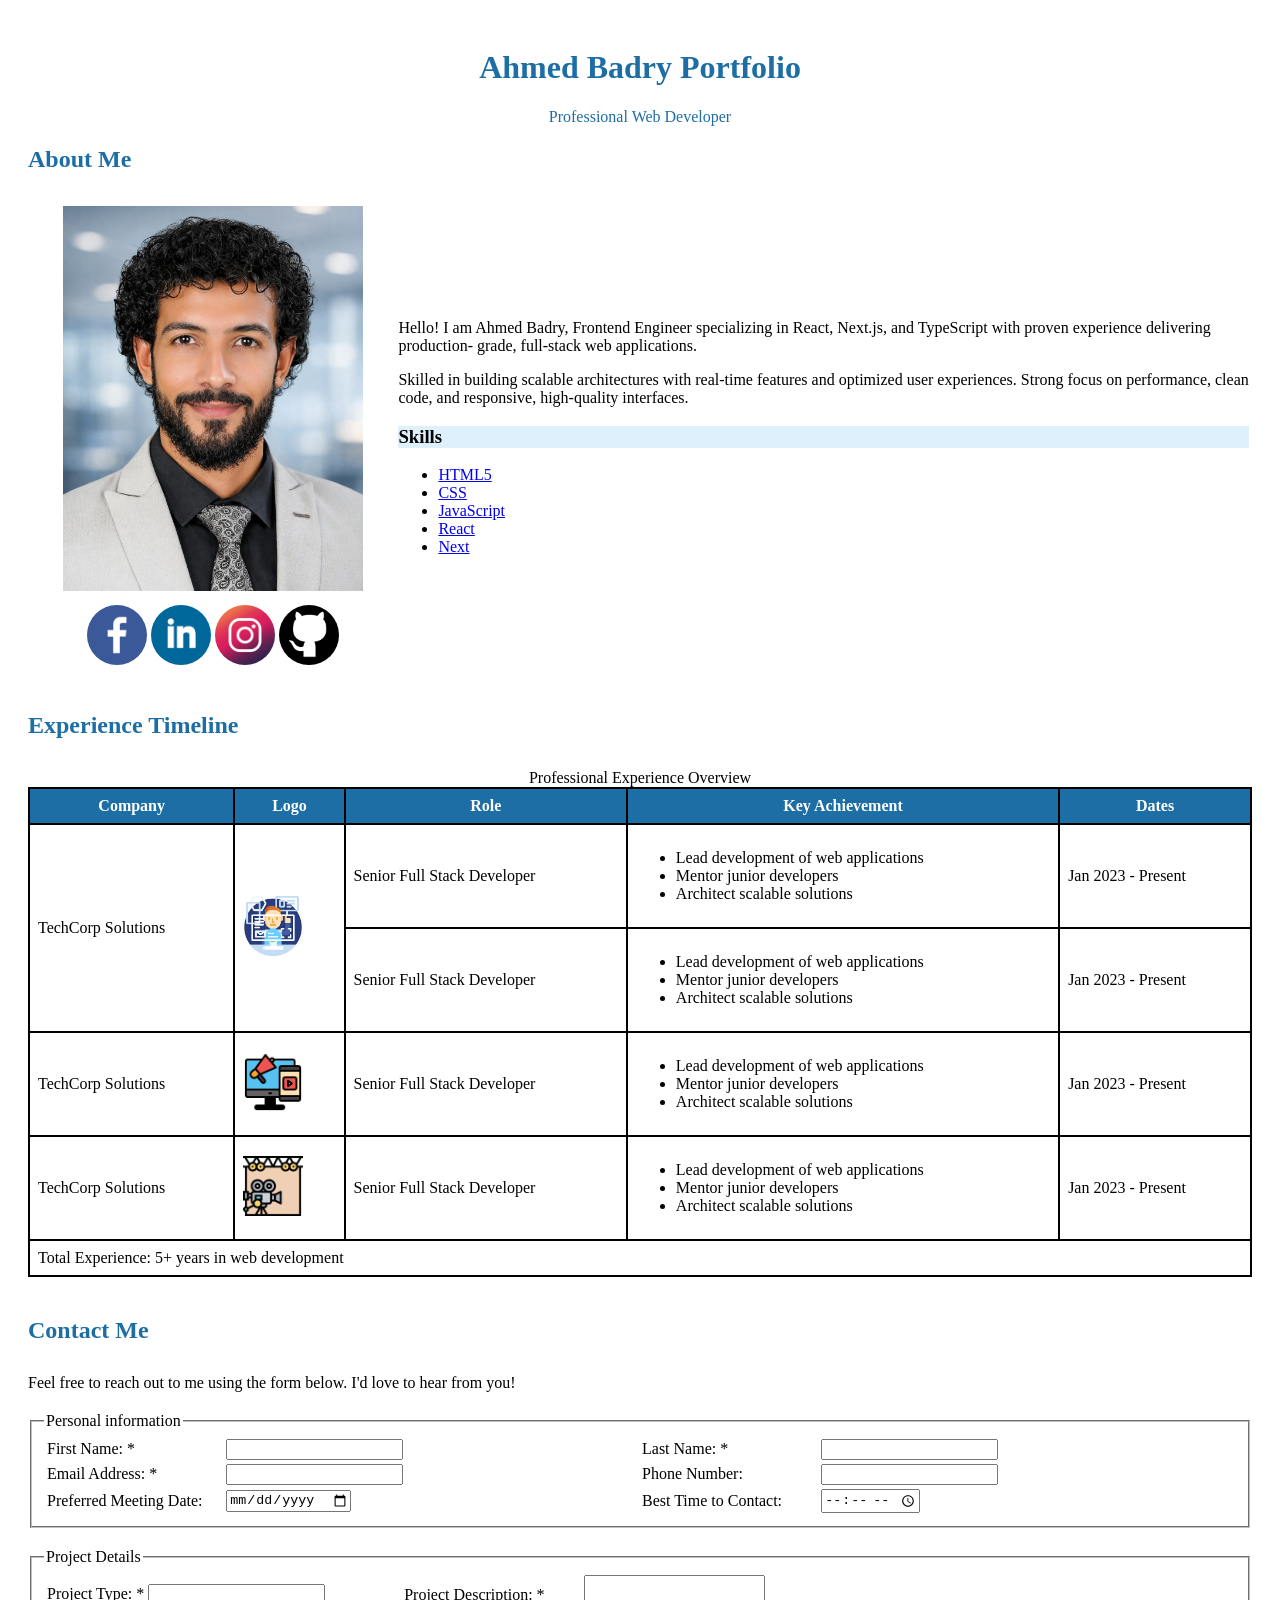
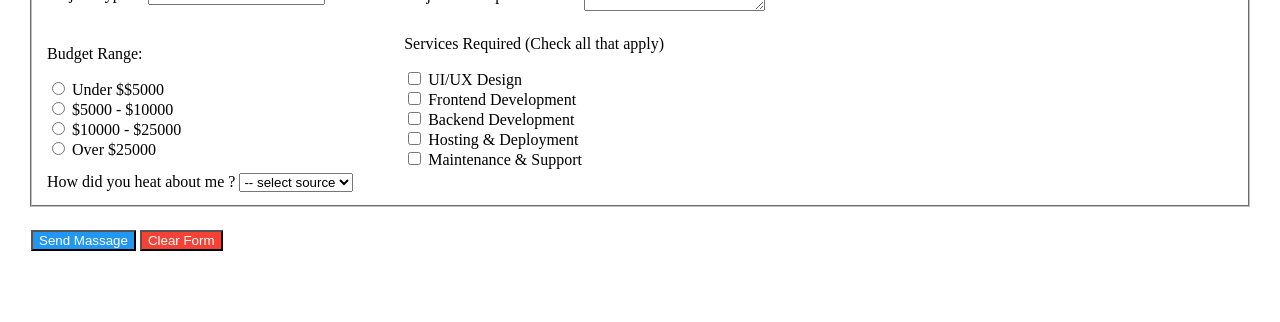
<file: Assignment_01/index.html>
<!DOCTYPE html>
<html lang="en">

<head>
    <meta charset="UTF-8">
    <meta name="viewport" content="width=device-width, initial-scale=1.0">
    <title>My portfolio AB</title>
    <style>
        body {
            padding: 20px;
        }

        section {
            margin-bottom: 40px;
        }

        table.expTable {
            border-collapse: collapse;
        }

        table.expTable td,
        th {
            border: 2px solid black;
            padding: 8px;
        }

        fieldset {
            margin-top: 20px;
        }
    </style>
</head>

<body>

    <!-- portfolio header -->
    <header style="text-align: center; color: #1C6EA4;">
        <h1>Ahmed Badry Portfolio</h1>
        <p>Professional Web Developer</p>
    </header>

    <!-- portfolio about -->
    <section>
        <h2 style="color: #1C6EA4; margin-bottom: 30px;">About Me</h2>
        <table width="100%">
            <tbody>
                <tr>
                    <!-- lift side col -->
                    <td align="center" width="30%">
                        <img src="./imgs/Portfolio-img-2.png" alt="My Portfolio Image" width="300">
                        <br>
                        <!-- social icons -->
                        <div style="margin-top: 10px;">
                            <span><img src="./imgs/facebook.png" alt="facebook icon" width="60" height="60"
                                    style="border-radius: 50%;"></span>
                            <span><img src="./imgs/linkedIn.png" alt="linkedIn icon" width="60" height="60"
                                    style="border-radius: 50%;"></span>
                            <span><img src="./imgs/instagram.jpg" alt="instagram icon" width="60" height="60"
                                    style="border-radius: 50%;"></span>
                            <span><img src="./imgs/github.png" alt="github icon" width="60" height="60"
                                    style="border-radius: 50%;"></span>
                        </div>
                    </td>
                    <!-- right side col -->
                    <td>
                        <!-- about me paragraph -->
                        <div>
                            <p>
                                Hello! I am Ahmed Badry, Frontend Engineer specializing in React, Next.js, and
                                TypeScript with proven experience delivering production-
                                grade, full-stack web applications.
                            </p>
                            <p>
                                Skilled in building scalable architectures with real-time features and optimized
                                user experiences. Strong focus on performance, clean code, and responsive, high-quality
                                interfaces.
                            </p>
                        </div>
                        <!-- skills -->
                        <div>
                            <h3 style="background-color: #DEF0FC;"><b>Skills</b></h3>
                            <ul>
                                <li><a href="#">HTML5</a></li>
                                <li><a href="#">CSS</a></li>
                                <li><a href="#">JavaScript</a></li>
                                <li><a href="#">React</a></li>
                                <li><a href="#">Next</a></li>
                            </ul>
                        </div>
                    </td>
                </tr>
            </tbody>
        </table>
    </section>

    <!-- portfolio experience timeline -->
    <section>
        <h2 style="color: #1C6EA4; margin-bottom: 30px;">Experience Timeline</h2>
        <table class="expTable" width="100%">
            <caption>Professional Experience Overview</caption>
            <thead style=" background-color: #1C6EA4; color: white;">
                <tr>
                    <th>Company</th>
                    <th>Logo</th>
                    <th>Role</th>
                    <th>Key Achievement</th>
                    <th>Dates</th>
                </tr>
            </thead>
            <tbody>
                <tr>
                    <td rowspan="2">TechCorp Solutions</td>
                    <td rowspan="2"><img src="./imgs/logo-1.jpg" alt="logo" width="60"></td>
                    <td>Senior Full Stack Developer</td>
                    <td>
                        <ul>
                            <li>Lead development of web applications</li>
                            <li>Mentor junior developers</li>
                            <li>Architect scalable solutions</li>
                        </ul>
                    </td>
                    <td>Jan 2023 - Present</td>
                </tr>
                <tr>
                    <td>Senior Full Stack Developer</td>
                    <td>
                        <ul>
                            <li>Lead development of web applications</li>
                            <li>Mentor junior developers</li>
                            <li>Architect scalable solutions</li>
                        </ul>
                    </td>
                    <td>Jan 2023 - Present</td>
                </tr>
                <tr>
                    <td>TechCorp Solutions</td>
                    <td><img src="./imgs/logo-2.png" alt="logo" width="60"></td>
                    <td>Senior Full Stack Developer</td>
                    <td>
                        <ul>
                            <li>Lead development of web applications</li>
                            <li>Mentor junior developers</li>
                            <li>Architect scalable solutions</li>
                        </ul>
                    </td>
                    <td>Jan 2023 - Present</td>
                </tr>
                <tr>
                    <td>TechCorp Solutions</td>
                    <td><img src="./imgs/logo-3.png" alt="logo" width="60"></td>
                    <td>Senior Full Stack Developer</td>
                    <td>
                        <ul>
                            <li>Lead development of web applications</li>
                            <li>Mentor junior developers</li>
                            <li>Architect scalable solutions</li>
                        </ul>
                    </td>
                    <td>Jan 2023 - Present</td>
                </tr>
            </tbody>
            <tfoot>
                <tr>
                    <td colspan="5">Total Experience: 5+ years in web development</td>
                </tr>
            </tfoot>
        </table>
    </section>

    <!-- portfolio contact me -->
    <section>
        <h2 style="color: #1C6EA4; margin-bottom: 30px;">Contact Me</h2>
        <p>Feel free to reach out to me using the form below. I'd love to hear from you!</p>

        <form method="post">
            <!-- personal information -->
            <fieldset>
                <legend>Personal information</legend>
                <table width="100%">
                    <tbody>
                        <tr>
                            <td width="15%"><label for="fName">First Name: *</label></td>
                            <td><input type="text" name="fName" id="fName" required></td>
                            <td width="15%"><label for="lName">Last Name: *</label></td>
                            <td><input type="text" name="lName" id="lName" required></td>
                        </tr>
                        <tr>
                            <td><label for="email">Email Address: *</label></td>
                            <td><input type="email" name="email" id="email" required></td>
                            <td><label for="phoneNumber">Phone Number: </label></td>
                            <td><input type="tel" name="phoneNumber" id="phoneNumber"></td>
                        </tr>
                        <tr>
                            <td><label for="preferredMeetingDate">Preferred Meeting Date:</label></td>
                            <td><input type="date" name="preferredMeetingDate" id="preferredMeetingDate"></td>
                            <td><label for="bestTimeToContact">Best Time to Contact: </label></td>
                            <td><input type="time" name="bestTimeToContact" id="bestTimeToContact"></td>
                        </tr>
                    </tbody>
                </table>
            </fieldset>

            <!-- Project Details -->
            <fieldset>
                <legend>Project Details</legend>
                <table width="100%">
                    <tbody>
                        <tr>
                            <td width="30%">
                                <label for="projectType">Project Type: *</label>
                                <input type="text" name="projectType" id="projectType" required>
                            </td>
                            <td width="15%">
                                <label for="projectDescription">
                                    Project Description: *
                                </label>
                            </td>
                            <td>
                                <textarea name="projectDescription" id="projectDescription" required></textarea>
                            </td>
                        </tr>
                        <tr>
                            <td>
                                <p>Budget Range:</p>
                                <input type="radio" name="budgetRange" id="BR-1" value="Under $$5000">
                                <label for="BR-1">Under $$5000</label>
                                <br>
                                <input type="radio" name="budgetRange" id="BR-2" value="$5000 - $10000">
                                <label for="BR-2">$5000 - $10000</label>
                                <br>
                                <input type="radio" name="budgetRange" id="BR-3" value="$10000 - $25000">
                                <label for="BR-3">$10000 - $25000</label>
                                <br>
                                <input type="radio" name="budgetRange" id="BR-4" value="Over $25000">
                                <label for="BR-4">Over $25000</label>
                            </td>
                            <td colspan="2">
                                <p>Services Required (Check all that apply)</p>
                                <input type="checkbox" name="servicesRequired" id="SR-1" value="UI/UX Design">
                                <label for="SR-1">UI/UX Design</label>
                                <br>
                                <input type="checkbox" name="servicesRequired" id="SR-2" value="Frontend Development">
                                <label for="SR-2">Frontend Development</label>
                                <br>
                                <input type="checkbox" name="servicesRequired" id="SR-3" value="Backend Development">
                                <label for="SR-3">Backend Development</label>
                                <br>
                                <input type="checkbox" name="servicesRequired" id="SR-4" value="Hosting & Deployment">
                                <label for="SR-4">Hosting & Deployment</label>
                                <br>
                                <input type="checkbox" name="servicesRequired" id="SR-5" value="Maintenance & Support">
                                <label for="SR-5">Maintenance & Support</label>
                            </td>
                        </tr>
                        <tr>
                            <td colspan="3">
                                <label for="howDidYouHeatAboutMe">How did you heat about me ?</label>
                                <select name="howDidYouHeatAboutMe" id="howDidYouHeatAboutMe">
                                    <option value="" disabled selected>-- select source </option>
                                    <option value="1">Linked In</option>
                                    <option value="2">Facebook</option>
                                    <option value="3">X</option>
                                </select>
                            </td>
                        </tr>
                    </tbody>
                </table>
            </fieldset>

            <table style="padding-top: 20px;">
                <tr>
                    <td>
                        <button type="submit" style="background: #2196F3; color: white;">Send Massage</button>
                    </td>
                    <td>
                        <button type="reset" style="background-color: #F44336; color: white;">Clear Form</button>
                    </td>
                </tr>
            </table>
        </form>
    </section>
</body>

</html>
</file>
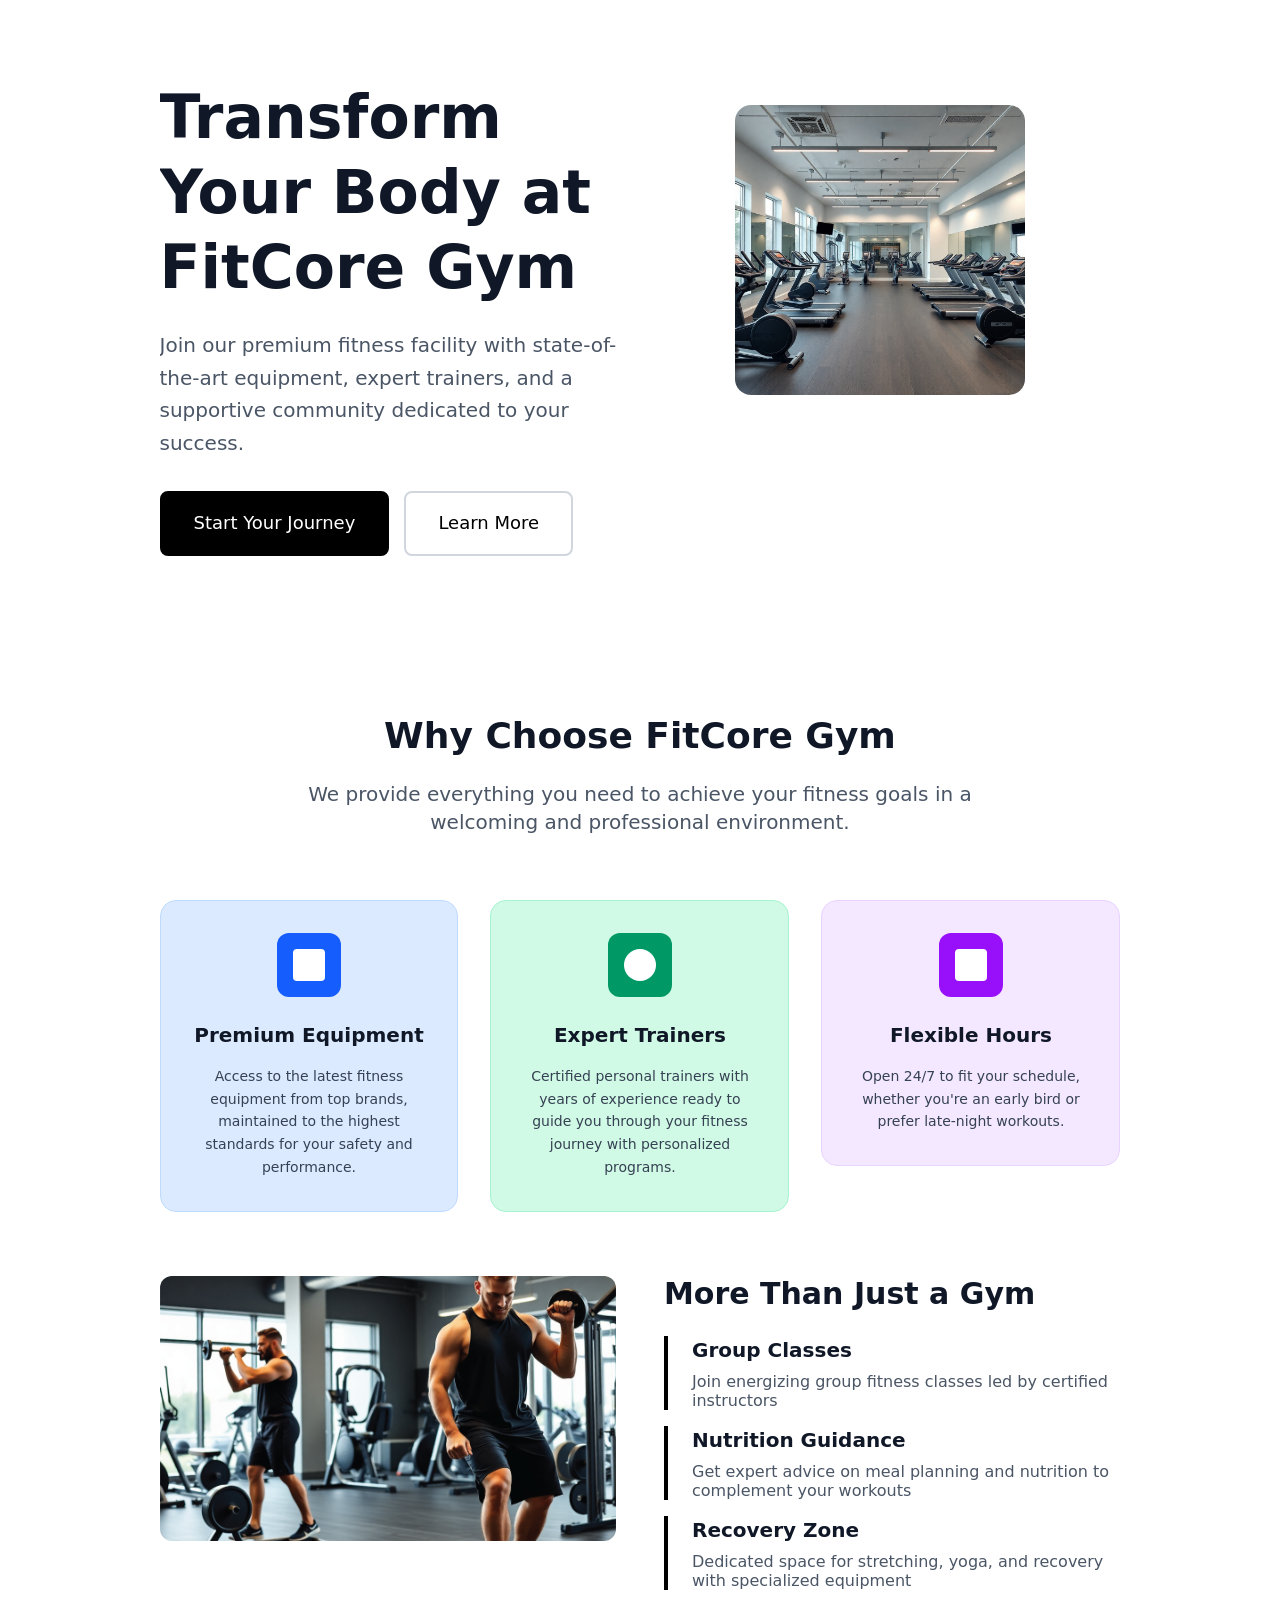
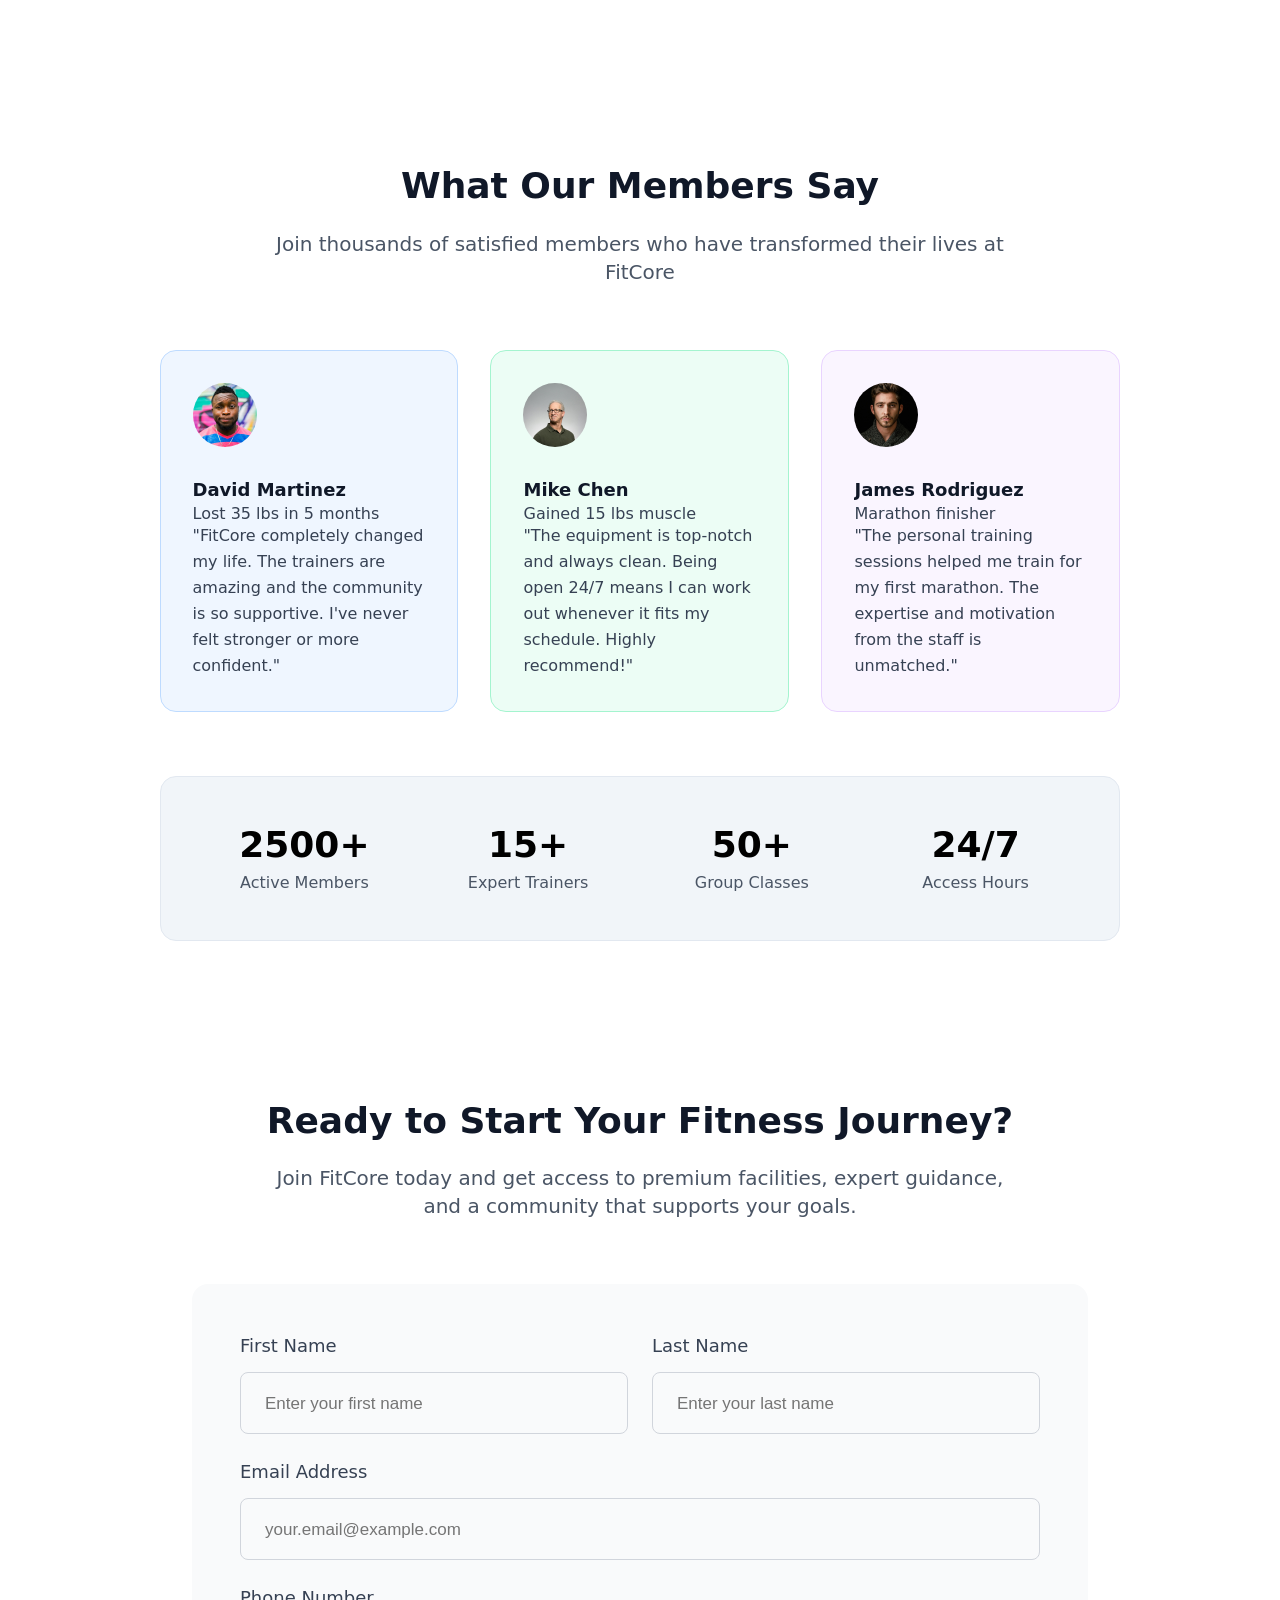
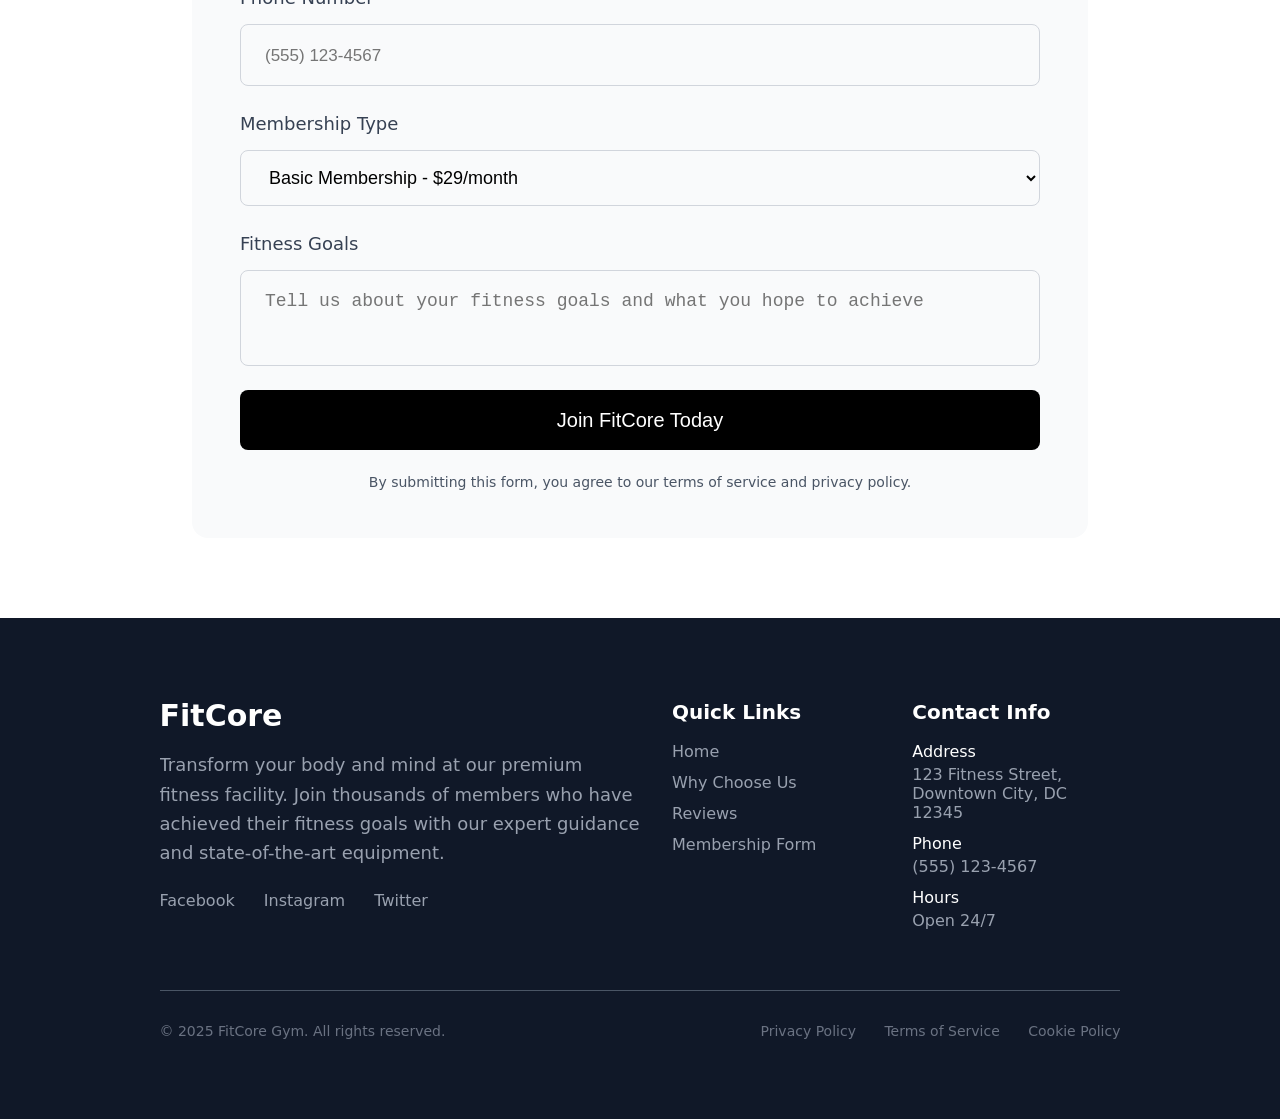
<file: Assignment_02/index.html>
<!DOCTYPE html>
<html lang="en">

<head>
    <meta charset="UTF-8">
    <meta name="viewport" content="width=device-width, initial-scale=1.0">
    <title>FitCore Gym | AB</title>
    <link rel="shortcut icon" href="./imgs/favicon.png" type="image/x-icon">
    <link rel="stylesheet" href="./css/main.css">
</head>

<body>
    <!-- hero section -->
    <div id="hero-section">
        <div class="container">
            <div class="content">
                <!-- lift side -->
                <div class="hero-info">
                    <h1>Transform Your Body at FitCore Gym</h1>
                    <p>Join our premium fitness facility with state-of-the-art equipment, expert trainers, and a
                        supportive community dedicated to your success.</p>
                    <div class="btns">
                        <a href="#">Start Your Journey</a>
                        <a href="#">Learn More</a>
                    </div>
                </div>
                <!-- right side -->
                <div class="hero-img"><img src="./imgs/hero-section-img.png"
                        alt="People training inside FitCore gym facility"></div>
            </div>
        </div>
    </div>
    <!-- Why Choose FitCore Gym -->
    <div id="why-fit-core-section">
        <div class="container">
            <div class="content">
                <!-- section title -->
                <div class="title">
                    <h2>Why Choose FitCore Gym</h2>
                    <p>We provide everything you need to achieve your fitness goals in a welcoming and professional
                        environment.</p>
                </div>
                <!-- feature cards -->
                <div class="feature-cards">
                    <div class="card">
                        <div class="icon">
                            <div></div>
                        </div>
                        <h3>Premium Equipment</h3>
                        <p>Access to the latest fitness equipment from top brands, maintained to the highest standards
                            for your safety and performance.
                        </p>
                    </div>
                    <div class="card middle">
                        <div class="icon">
                            <div></div>
                        </div>
                        <h3>Expert Trainers</h3>
                        <p>Certified personal trainers with years of experience ready to guide you through your fitness
                            journey with personalized programs.
                        </p>
                    </div>
                    <div class="card">
                        <div class="icon">
                            <div></div>
                        </div>
                        <h3>Flexible Hours</h3>
                        <p>Open 24/7 to fit your schedule, whether you're an early bird or prefer late-night workouts.
                        </p>
                    </div>
                </div>
                <!-- More Than Just a Gym -->
                <div class="more-than-gym">
                    <!-- lift side img -->
                    <div class="lift-side"><img src="./imgs/why-choose-us.png"
                            alt="Personal trainer helping a gym member during workout"></div>
                    <!-- right side -->
                    <div class="right-side">
                        <h3>More Than Just a Gym</h3>
                        <ul>
                            <li>
                                <h4>Group Classes</h4>
                                <p>Join energizing group fitness classes led by certified instructors</p>
                            </li>
                            <li>
                                <h4>Nutrition Guidance</h4>
                                <p>Get expert advice on meal planning and nutrition to complement your workouts</p>
                            </li>
                            <li>
                                <h4>Recovery Zone</h4>
                                <p>Dedicated space for stretching, yoga, and recovery with specialized equipment</p>
                            </li>
                        </ul>
                    </div>
                </div>
            </div>
        </div>
    </div>
    <!-- What Our Members Say -->
    <div id="testimonials-section">
        <div class="container">
            <div class="content">
                <div class="title">
                    <h2>What Our Members Say</h2>
                    <p>Join thousands of satisfied members who have transformed their lives at FitCore</p>
                </div>
                <!-- members cards -->
                <div class="testimonials-cards">
                    <div class="card">
                        <div class="card-header">
                            <div class="member-img">
                                <img src="./imgs/avatar-1.jpg" alt="member avatar-1">
                            </div>
                            <div class="member-info">
                                <h3>David Martinez</h3>
                                <p>Lost 35 lbs in 5 months</p>
                            </div>
                        </div>
                        <div class="card-body">
                            <p>"FitCore completely changed my life. The trainers are amazing and the community is so
                                supportive. I've never felt stronger or more confident."</p>
                        </div>
                    </div>
                    <div class="card middle">
                        <div class="card-header">
                            <div class="member-img">
                                <img src="./imgs/avatar-2.jpg" alt="member avatar-2">
                            </div>
                            <div class="member-info">
                                <h3>Mike Chen</h3>
                                <p>Gained 15 lbs muscle</p>
                            </div>
                        </div>
                        <div class="card-body">
                            <p>"The equipment is top-notch and always clean. Being open 24/7 means I can work out
                                whenever it fits my schedule. Highly recommend!"</p>
                        </div>
                    </div>
                    <div class="card">
                        <div class="card-header">
                            <div class="member-img">
                                <img src="./imgs/avatar-3.jpg" alt="member avatar-3">
                            </div>
                            <div class="member-info">
                                <h3>James Rodriguez</h3>
                                <p>Marathon finisher</p>
                            </div>
                        </div>
                        <div class="card-body">
                            <p>"The personal training sessions helped me train for my first marathon. The expertise and
                                motivation from the staff is unmatched."</p>
                        </div>
                    </div>
                </div>
                <!-- statistics numbers -->
                <div class="statistics-numbers">
                    <div class="card">
                        <div>2500+</div>
                        <p>Active Members</p>
                    </div>
                    <div class="card">
                        <div>15+</div>
                        <p>Expert Trainers</p>
                    </div>
                    <div class="card">
                        <div>50+</div>
                        <p>Group Classes</p>
                    </div>
                    <div class="card">
                        <div>24/7</div>
                        <p>Access Hours</p>
                    </div>
                </div>
            </div>
        </div>
    </div>
    <!-- Ready to Start Your Fitness Journey? -->
    <div id="call-to-action-section">
        <div class="container">
            <div class="content">
                <div class="title">
                    <h2>Ready to Start Your Fitness Journey?</h2>
                    <p>Join FitCore today and get access to premium facilities, expert guidance, and a community that
                        supports your goals.</p>
                </div>
                <!-- form -->
                <div class="form-content">
                    <form action="#" method="post">
                        <div class="fullName">
                            <div class="input-field">
                                <label for="fName">First Name</label>
                                <input type="text" name="fName" id="fName" placeholder="Enter your first name">
                            </div>
                            <div class="input-field">
                                <label for="lName">Last Name</label>
                                <input type="text" name="lName" id="lName" placeholder="Enter your last name"
                                    autocomplete="family-name">
                            </div>
                        </div>
                        <div class="input-field">
                            <label for="email">Email Address</label>
                            <input type="email" name="email" id="email" placeholder="your.email@example.com"
                                autocomplete="email">
                        </div>
                        <div class="input-field">
                            <label for="phoneNumber">Phone Number</label>
                            <input type="tel" name="phoneNumber" id="phoneNumber" placeholder="(555) 123-4567"
                                autocomplete="tel">
                        </div>
                        <div class="input-field">
                            <label for="membership-type">Membership Type</label>
                            <select name="membershipType" id="membership-type">
                                <option value="basic" selected>Basic Membership - $29/month</option>
                                <option value="premium">Premium Membership - $49/month</option>
                                <option value="vip">VIP Membership - $79/month</option>
                            </select>
                        </div>
                        <div class="input-field">
                            <label for="fitness-goals">Fitness Goals</label>
                            <textarea name="fitnessGoals" id="fitness-goals" rows="4"
                                placeholder="Tell us about your fitness goals and what you hope to achieve"></textarea>
                        </div>
                        <div>
                            <button type="submit" name="submit">Join FitCore Today</button>
                        </div>
                        <div>
                            <p>By submitting this form, you agree to our terms of service and privacy policy.</p>
                        </div>
                    </form>
                </div>
            </div>
        </div>
    </div>
    <!-- footer -->
    <div id="footer">
        <div class="container">
            <div class="content">
                <!-- top footer -->
                <div class="top-foot">
                    <div class="col">
                        <h3>FitCore</h3>
                        <p>Transform your body and mind at our premium fitness facility. Join thousands of members who
                            have achieved their fitness goals with our expert guidance and state-of-the-art equipment.
                        </p>
                        <div>
                            <a href="http://Facebook.com" target="_blank">Facebook</a>
                            <a href="http://Instagram.com" target="_blank">Instagram</a>
                            <a href="http://Twitter.com" target="_blank">Twitter</a>
                        </div>
                    </div>
                    <div class="col middle">
                        <h3>Quick Links</h3>
                        <ul>
                            <li><a href="#hero-section">Home</a></li>
                            <li><a href="#why-fit-core-section">Why Choose Us</a></li>
                            <li><a href="#testimonials-section">Reviews</a></li>
                            <li><a href="#call-to-action-section">Membership Form</a></li>
                        </ul>
                    </div>
                    <div class="col">
                        <h3>Contact Info</h3>
                        <ul>
                            <li>
                                <p class="title">Address</p>
                                <p>123 Fitness Street, Downtown City, DC 12345</p>
                            </li>
                            <li>
                                <p class="title">Phone</p>
                                <a href="tel:+5551234567">(555) 123-4567</a>
                            </li>
                            <li>
                                <p class="title">Hours</p>
                                <p>Open 24/7</p>
                            </li>
                        </ul>
                    </div>
                </div>
                <!-- bottom foot -->
                <div class="bottom-foot">
                    <div>
                        &copy; 2025 FitCore Gym. All rights reserved.
                    </div>
                    <ul>
                        <li><a href="#">Privacy Policy</a></li>
                        <li><a href="#">Terms of Service</a></li>
                        <li><a href="#">Cookie Policy</a></li>
                    </ul>
                </div>
            </div>
        </div>
    </div>
</body>

</html>
</file>
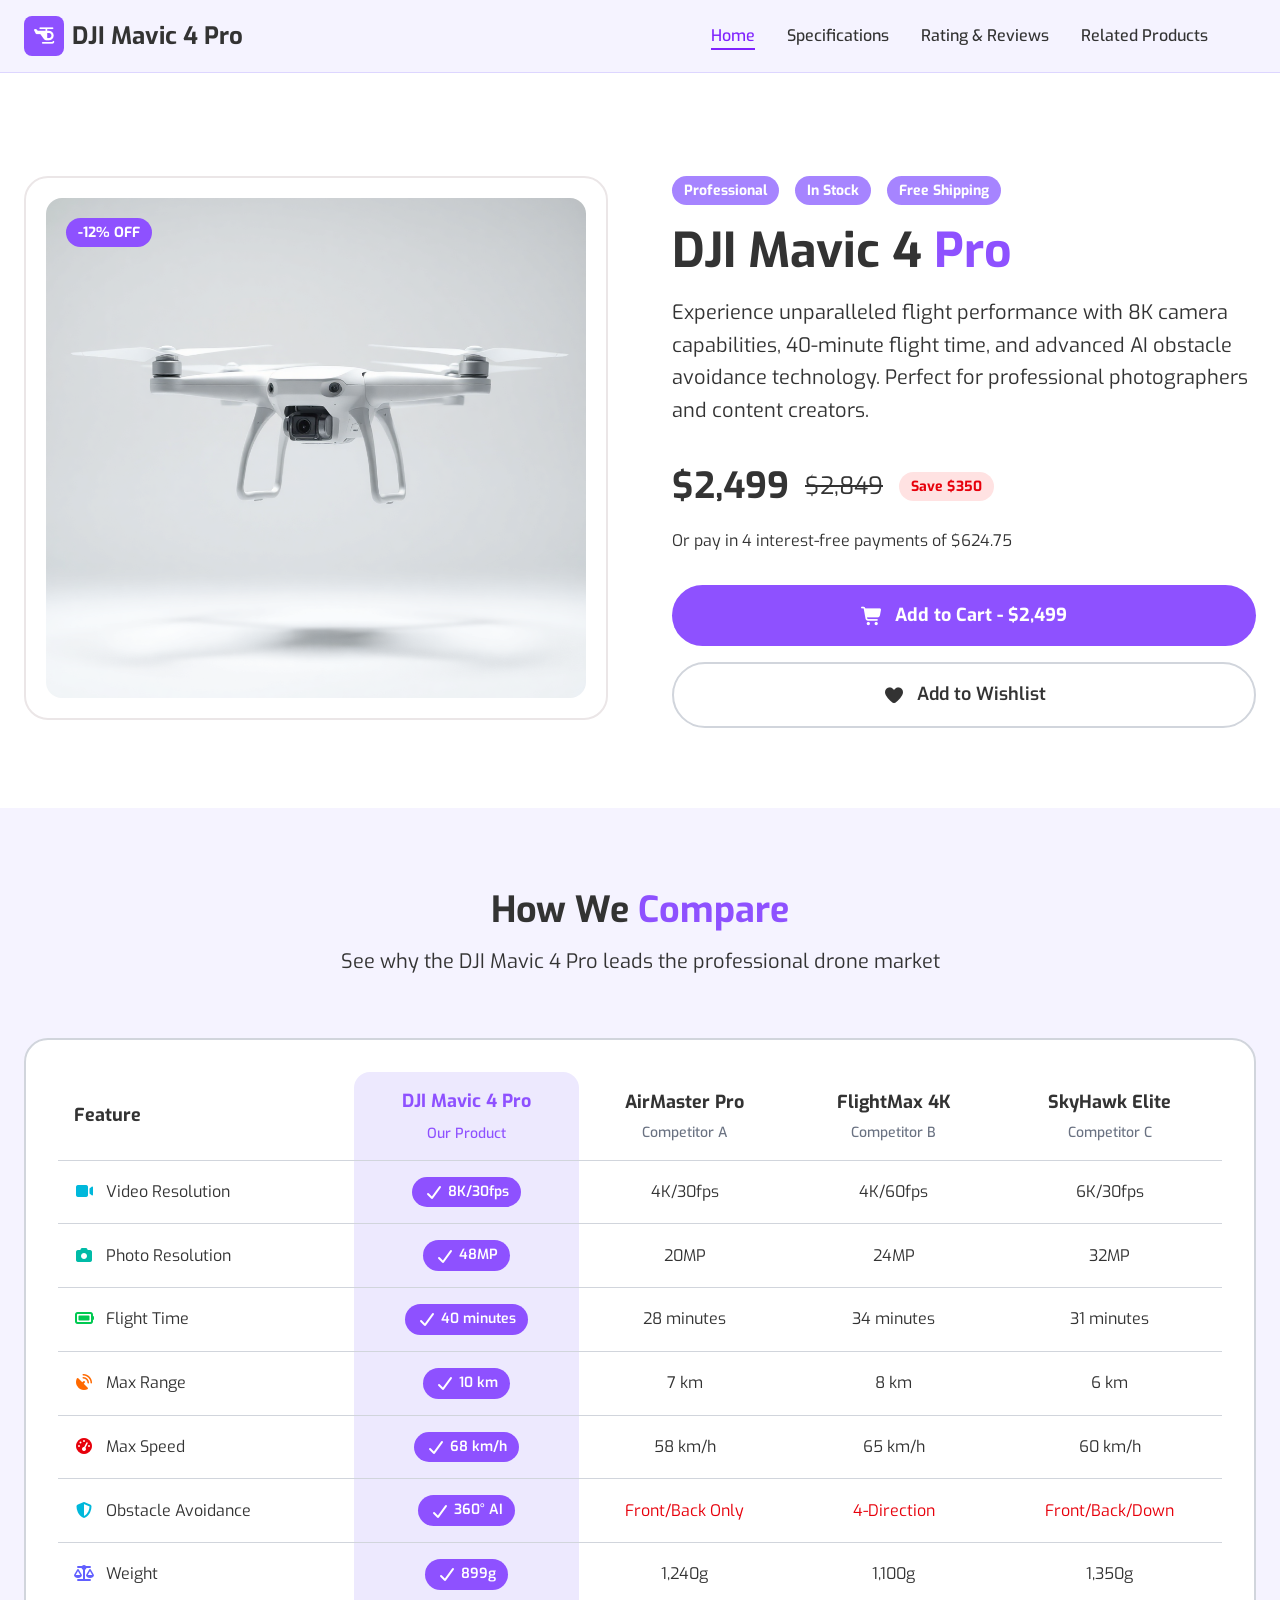
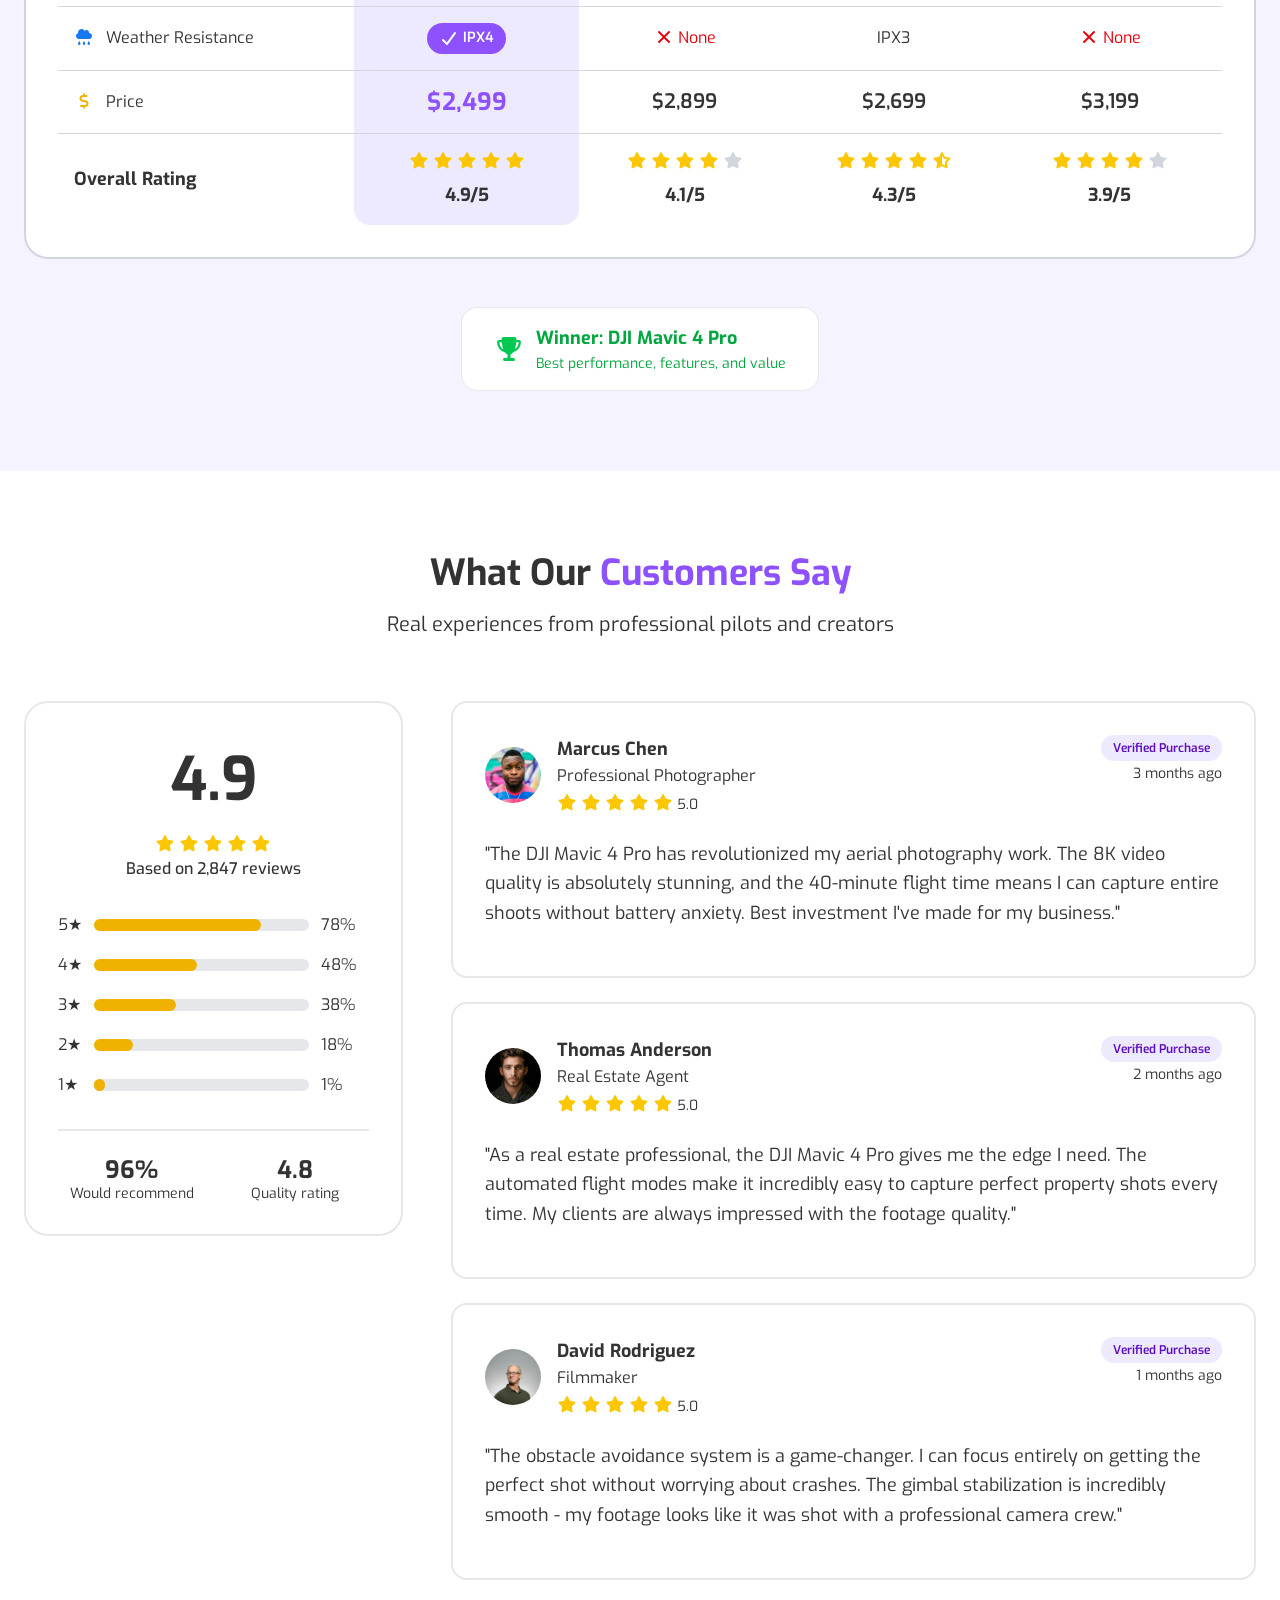
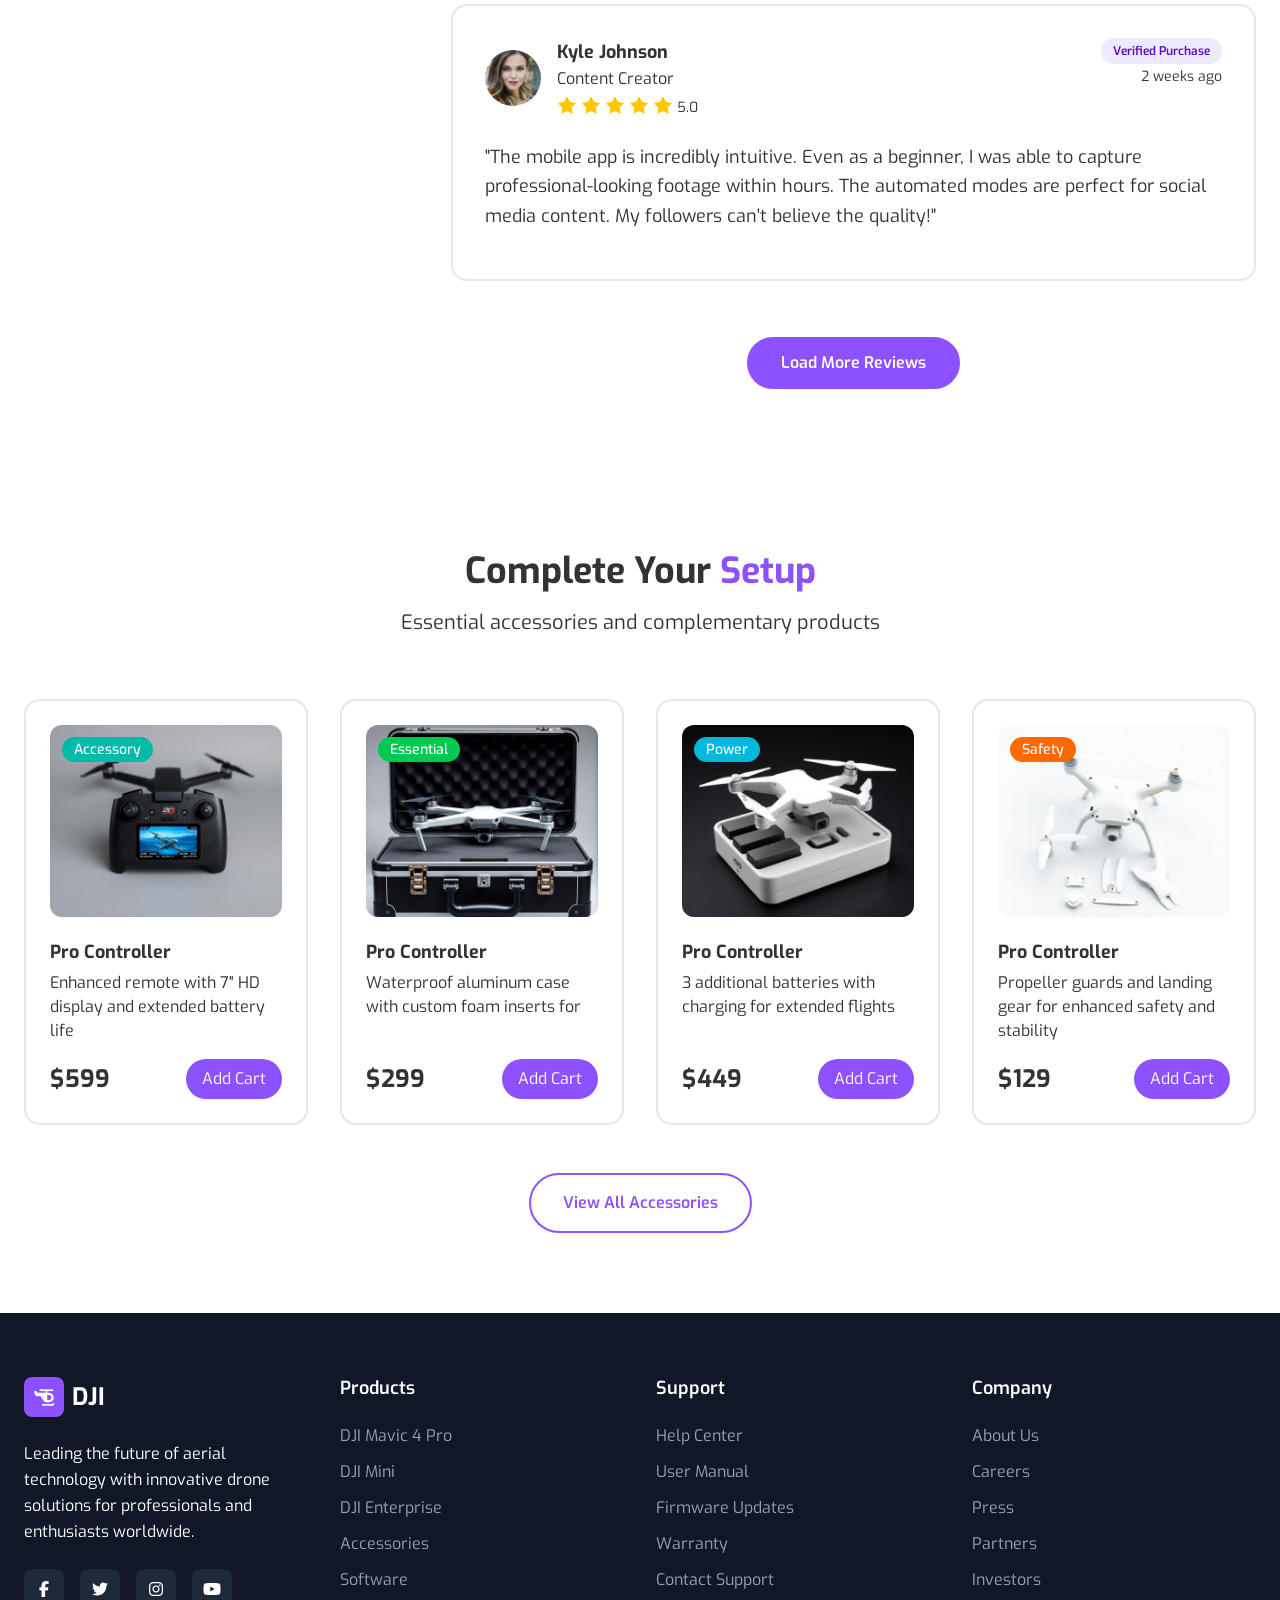
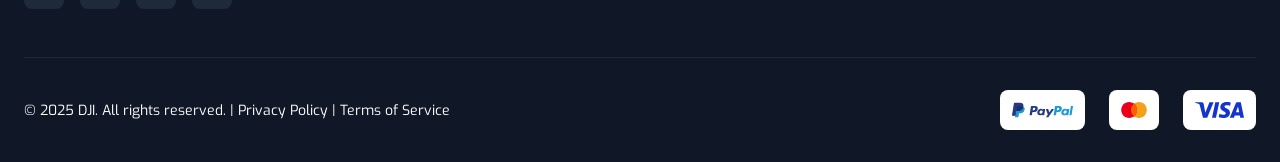
<file: Assignment_03/index.html>
<!DOCTYPE html>
<html lang="en">

<head>
    <meta charset="UTF-8">
    <meta name="viewport" content="width=device-width, initial-scale=1.0">
    <title>DJI Mavic 4 Pro | The Ultimate Drone</title>
    <!-- Font Awesome Library -->
    <link rel="stylesheet" href="./css/all.min.css">
    <link rel="shortcut icon" href="./imgs/favicon.png" type="image/x-icon">
    <link rel="stylesheet" href="./css/main.css">

</head>

<body>
    <!-- header -->
    <header id="header">
        <div class="container">
            <nav class="content">
                <div class="logo">
                    <div>
                        <i class="fa-solid fa-helicopter"></i>
                    </div>
                    <span>DJI Mavic 4 Pro</span>
                </div>
                <ul>
                    <li><a href="#" class="active">Home</a></li>
                    <li><a href="#">Specifications</a></li>
                    <li><a href="#">Rating & Reviews</a></li>
                    <li><a href="#">Related Products</a></li>
                </ul>
            </nav>
        </div>
    </header>

    <main>
        <!-- hero section -->
        <section id="hero-section">
            <div class="container">
                <div class="content">
                    <!-- Product Image -->
                    <div>
                        <div class="product-img">
                            <img src="./imgs/hero-img.png" alt="White DJI Mavic 4 Pro camera drone in flight">
                            <span class="product-discount">-12% OFF</span>
                        </div>
                    </div>
                    <!-- Product Info -->
                    <div>
                        <div class="product-info">
                            <div class="product-badges">
                                <span>Professional</span>
                                <span>In Stock</span>
                                <span>Free Shipping</span>
                            </div>
                            <h1>DJI Mavic 4 <span>Pro</span></h1>
                            <p>Experience unparalleled flight performance with 8K camera capabilities, 40-minute flight
                                time, and advanced AI obstacle avoidance technology. Perfect for professional
                                photographers
                                and content creators.
                            </p>
                        </div>
                        <div class="product-price">
                            <div>
                                <span>$2,499</span>
                                <span>$2,849</span>
                                <span>Save $350</span>
                            </div>
                            <p>Or pay in 4 interest-free payments of $624.75</p>
                        </div>
                        <!-- Quantity and Add to Cart -->
                        <div class="product-Quantity">
                            <button>
                                <i class="fa-solid fa-cart-shopping"></i>
                                <span>Add to Cart - $2,499</span>
                            </button>
                            <button>
                                <i class="fa-solid fa-heart"></i>
                                <span>Add to Wishlist</span>
                            </button>
                        </div>
                    </div>
                </div>
            </div>
        </section>
        <!-- How We Compare -->
        <section id="compare-section">
            <div class="container">
                <div class="content">
                    <div class="title">
                        <h2>How We <span>Compare</span></h2>
                        <p>See why the DJI Mavic 4 Pro leads the professional drone market</p>
                    </div>
                    <div class="table-container">
                        <table>
                            <thead>
                                <tr>
                                    <th><span>Feature</span></th>
                                    <th>
                                        <div>
                                            <span>DJI Mavic 4 Pro</span>
                                            <span>Our Product</span>
                                        </div>
                                    </th>
                                    <th>
                                        <div>
                                            <span>AirMaster Pro</span>
                                            <span>Competitor A</span>
                                        </div>
                                    </th>
                                    <th>
                                        <div>
                                            <span>FlightMax 4K</span>
                                            <span>Competitor B</span>
                                        </div>
                                    </th>
                                    <th>
                                        <div>
                                            <span>SkyHawk Elite</span>
                                            <span>Competitor C</span>
                                        </div>
                                    </th>
                                </tr>
                            </thead>
                            <tbody>
                                <tr>
                                    <td>
                                        <div>
                                            <i class="fa-solid fa-video"></i>
                                            <span>Video Resolution</span>
                                        </div>
                                    </td>
                                    <td>
                                        <div class="badge">
                                            <i class="fa-solid fa-check"></i>
                                            <span>8K/30fps</span>
                                        </div>
                                    </td>
                                    <td>4K/30fps</td>
                                    <td>4K/60fps</td>
                                    <td>6K/30fps</td>
                                </tr>
                                <tr>
                                    <td>
                                        <div>
                                            <i class="fa-solid fa-camera"></i>
                                            <span>Photo Resolution</span>
                                        </div>
                                    </td>
                                    <td>
                                        <div class="badge">
                                            <i class="fa-solid fa-check"></i>
                                            <span>48MP</span>
                                        </div>
                                    </td>
                                    <td>20MP</td>
                                    <td>24MP</td>
                                    <td>32MP</td>
                                </tr>
                                <tr>
                                    <td>
                                        <div>
                                            <i class="fa-solid fa-battery-full"></i>
                                            <span>Flight Time</span>
                                        </div>
                                    </td>
                                    <td>
                                        <div class="badge">
                                            <i class="fa-solid fa-check"></i>
                                            <span>40 minutes</span>
                                        </div>
                                    </td>
                                    <td>28 minutes</td>
                                    <td>34 minutes</td>
                                    <td>31 minutes</td>
                                </tr>
                                <tr>
                                    <td>
                                        <div>
                                            <i class="fa-solid fa-satellite-dish"></i>
                                            <span>Max Range</span>
                                        </div>
                                    </td>
                                    <td>
                                        <div class="badge">
                                            <i class="fa-solid fa-check"></i>
                                            <span>10 km</span>
                                        </div>
                                    </td>
                                    <td>7 km</td>
                                    <td>8 km</td>
                                    <td>6 km</td>
                                </tr>
                                <tr>
                                    <td>
                                        <div>
                                            <i class="fa-solid fa-gauge-high"></i>
                                            <span>Max Speed</span>
                                        </div>
                                    </td>
                                    <td>
                                        <div class="badge">
                                            <i class="fa-solid fa-check"></i>
                                            <span>68 km/h</span>
                                        </div>
                                    </td>
                                    <td>58 km/h</td>
                                    <td>65 km/h</td>
                                    <td>60 km/h</td>
                                </tr>
                                <tr>
                                    <td>
                                        <div>
                                            <i class="fa-solid fa-shield-halved"></i>
                                            <span>Obstacle Avoidance</span>
                                        </div>
                                    </td>
                                    <td>
                                        <div class="badge">
                                            <i class="fa-solid fa-check"></i>
                                            <span>360° AI</span>
                                        </div>
                                    </td>
                                    <td>Front/Back Only </td>
                                    <td>4-Direction</td>
                                    <td>Front/Back/Down</td>
                                </tr>
                                <tr>
                                    <td>
                                        <div>
                                            <i class="fa-solid fa-scale-balanced"></i>
                                            <span>Weight</span>
                                        </div>
                                    </td>
                                    <td>
                                        <div class="badge">
                                            <i class="fa-solid fa-check"></i>
                                            <span>899g</span>
                                        </div>
                                    </td>
                                    <td>1,240g</td>
                                    <td>1,100g</td>
                                    <td>1,350g</td>
                                </tr>
                                <tr>
                                    <td>
                                        <div>
                                            <i class="fa-solid fa-cloud-rain"></i>
                                            <span>Weather Resistance</span>
                                        </div>
                                    </td>
                                    <td>
                                        <div class="badge">
                                            <i class="fa-solid fa-check"></i>
                                            <span>IPX4</span>
                                        </div>
                                    </td>
                                    <td>
                                        <div>
                                            <i class="fa-solid fa-xmark"></i>
                                            <span>None</span>
                                        </div>
                                    </td>
                                    <td>IPX3</td>
                                    <td>
                                        <div>
                                            <i class="fa-solid fa-xmark"></i>
                                            <span>None</span>
                                        </div>
                                    </td>
                                </tr>
                                <tr>
                                    <td>
                                        <div>
                                            <i class="fa-solid fa-dollar-sign"></i>
                                            <span>Price</span>
                                        </div>
                                    </td>
                                    <td>
                                        <div>
                                            <span>$2,499</span>
                                        </div>
                                    </td>
                                    <td>$2,899</td>
                                    <td>$2,699</td>
                                    <td>$3,199</td>
                                </tr>
                            </tbody>
                            <tfoot>
                                <tr>
                                    <td>Overall Rating</td>
                                    <td>
                                        <div>
                                            <i class="fa-solid fa-star"></i>
                                            <i class="fa-solid fa-star"></i>
                                            <i class="fa-solid fa-star"></i>
                                            <i class="fa-solid fa-star"></i>
                                            <i class="fa-solid fa-star"></i>
                                        </div>
                                        <div>4.9/5</div>
                                    </td>
                                    <td>
                                        <div>
                                            <i class="fa-solid fa-star"></i>
                                            <i class="fa-solid fa-star"></i>
                                            <i class="fa-solid fa-star"></i>
                                            <i class="fa-solid fa-star"></i>
                                            <i class="fa-solid fa-star dark"></i>
                                        </div>
                                        <div>4.1/5</div>
                                    </td>
                                    <td>
                                        <div>
                                            <i class="fa-solid fa-star"></i>
                                            <i class="fa-solid fa-star"></i>
                                            <i class="fa-solid fa-star"></i>
                                            <i class="fa-solid fa-star"></i>
                                            <i class="fa-solid fa-star-half-stroke"></i>
                                        </div>
                                        <div>4.3/5</div>
                                    </td>
                                    <td>
                                        <div>
                                            <i class="fa-solid fa-star"></i>
                                            <i class="fa-solid fa-star"></i>
                                            <i class="fa-solid fa-star"></i>
                                            <i class="fa-solid fa-star"></i>
                                            <i class="fa-solid fa-star dark"></i>
                                        </div>
                                        <div>3.9/5</div>
                                    </td>
                                </tr>
                            </tfoot>
                        </table>
                    </div>
                    <div class="foot">
                        <div>
                            <i class="fa-solid fa-trophy"></i>
                            <div>
                                <p>Winner: DJI Mavic 4 Pro</p>
                                <p>Best performance, features, and value</p>
                            </div>
                        </div>
                    </div>
                </div>
            </div>
        </section>
        <!-- What Our Customers Say -->
        <section id="testimonials-section">
            <div class="container">
                <div class="content">
                    <div class="title">
                        <h2>What Our <span>Customers Say</span></h2>
                        <p>Real experiences from professional pilots and creators</p>
                    </div>
                    <div class="testimonials">
                        <div class="review-card">
                            <div class="review-card-header">
                                <p>4.9</p>
                                <div>
                                    <i class="fa-solid fa-star"></i>
                                    <i class="fa-solid fa-star"></i>
                                    <i class="fa-solid fa-star"></i>
                                    <i class="fa-solid fa-star"></i>
                                    <i class="fa-solid fa-star"></i>
                                </div>
                                <p>Based on 2,847 reviews</p>
                            </div>
                            <div class="review-card-body">
                                <div class="par-line">
                                    <div>5★</div>
                                    <div>
                                        <div class="outer-par">
                                            <div class="inner-par"></div>
                                        </div>
                                    </div>
                                    <div>78%</div>
                                </div>
                                <div class="par-line">
                                    <div>4★</div>
                                    <div>
                                        <div class="outer-par">
                                            <div class="inner-par"></div>
                                        </div>
                                    </div>
                                    <div>48%</div>
                                </div>
                                <div class="par-line">
                                    <div>3★</div>
                                    <div>
                                        <div class="outer-par">
                                            <div class="inner-par"></div>
                                        </div>
                                    </div>
                                    <div>38%</div>
                                </div>
                                <div class="par-line">
                                    <div>2★</div>
                                    <div>
                                        <div class="outer-par">
                                            <div class="inner-par"></div>
                                        </div>
                                    </div>
                                    <div>18%</div>
                                </div>
                                <div class="par-line">
                                    <div>1★</div>
                                    <div>
                                        <div class="outer-par">
                                            <div class="inner-par"></div>
                                        </div>
                                    </div>
                                    <div>1%</div>
                                </div>
                            </div>
                            <div class="review-card-footer">
                                <div>
                                    <p>96%</p>
                                    <p>Would recommend</p>
                                </div>
                                <div>
                                    <p>4.8</p>
                                    <p>Quality rating</p>
                                </div>
                            </div>
                        </div>
                        <div class="testimonials-cards">
                            <article>
                                <div>
                                    <div class="right-side">
                                        <div class="m-img">
                                            <img src="./imgs/avatar-2.jpg" alt="Marcus Chen">
                                        </div>
                                        <div class="m-info">
                                            <h3>Marcus Chen</h3>
                                            <p>Professional Photographer</p>
                                            <div>
                                                <i class="fa-solid fa-star"></i>
                                                <i class="fa-solid fa-star"></i>
                                                <i class="fa-solid fa-star"></i>
                                                <i class="fa-solid fa-star"></i>
                                                <i class="fa-solid fa-star"></i>
                                                <span>5.0</span>
                                            </div>
                                        </div>
                                    </div>
                                    <div class="left-side">
                                        <div class="badge">Verified Purchase</div>
                                        <div class="time">3 months ago</div>
                                    </div>
                                </div>
                                <p>
                                    "The DJI Mavic 4 Pro has revolutionized my aerial photography work. The 8K video
                                    quality is absolutely stunning, and the 40-minute flight time means I can capture
                                    entire shoots without battery anxiety. Best investment I've made for my business."
                                </p>
                            </article>
                            <article>
                                <div>
                                    <div class="right-side">
                                        <div class="m-img">
                                            <img src="./imgs/avatar-3.jpg" alt="Thomas Anderson">
                                        </div>
                                        <div class="m-info">
                                            <h3>Thomas Anderson</h3>
                                            <p>Real Estate Agent</p>
                                            <div>
                                                <i class="fa-solid fa-star"></i>
                                                <i class="fa-solid fa-star"></i>
                                                <i class="fa-solid fa-star"></i>
                                                <i class="fa-solid fa-star"></i>
                                                <i class="fa-solid fa-star"></i>
                                                <span>5.0</span>
                                            </div>
                                        </div>
                                    </div>
                                    <div class="left-side">
                                        <div class="badge">Verified Purchase</div>
                                        <div class="time">2 months ago</div>
                                    </div>
                                </div>
                                <p>
                                    "As a real estate professional, the DJI Mavic 4 Pro gives me the edge I need. The
                                    automated flight modes make it incredibly easy to capture perfect property shots
                                    every time. My clients are always impressed with the footage quality."</p>
                            </article>
                            <article>
                                <div>
                                    <div class="right-side">
                                        <div class="m-img">
                                            <img src="./imgs/avatar-4.jpg" alt="David Rodriguez">
                                        </div>
                                        <div class="m-info">
                                            <h3>David Rodriguez</h3>
                                            <p>Filmmaker</p>
                                            <div>
                                                <i class="fa-solid fa-star"></i>
                                                <i class="fa-solid fa-star"></i>
                                                <i class="fa-solid fa-star"></i>
                                                <i class="fa-solid fa-star"></i>
                                                <i class="fa-solid fa-star"></i>
                                                <span>5.0</span>
                                            </div>
                                        </div>
                                    </div>
                                    <div class="left-side">
                                        <div class="badge">Verified Purchase</div>
                                        <div class="time">1 months ago</div>
                                    </div>
                                </div>
                                <p>
                                    "The obstacle avoidance system is a game-changer. I can focus entirely on getting
                                    the perfect shot without worrying about crashes. The gimbal stabilization is
                                    incredibly smooth - my footage looks like it was shot with a professional camera
                                    crew."</p>
                            </article>
                            <article>
                                <div>
                                    <div class="right-side">
                                        <div class="m-img">
                                            <img src="./imgs/avatar-5.jpg" alt="Kyle Johnson">
                                        </div>
                                        <div class="m-info">
                                            <h3>Kyle Johnson</h3>
                                            <p>Content Creator</p>
                                            <div>
                                                <i class="fa-solid fa-star"></i>
                                                <i class="fa-solid fa-star"></i>
                                                <i class="fa-solid fa-star"></i>
                                                <i class="fa-solid fa-star"></i>
                                                <i class="fa-solid fa-star"></i>
                                                <span>5.0</span>
                                            </div>
                                        </div>
                                    </div>
                                    <div class="left-side">
                                        <div class="badge">Verified Purchase</div>
                                        <div class="time">2 weeks ago</div>
                                    </div>
                                </div>
                                <p>
                                    "The mobile app is incredibly intuitive. Even as a beginner, I was able to capture
                                    professional-looking footage within hours. The automated modes are perfect for
                                    social media content. My followers can't believe the quality!"</p>
                            </article>
                            <div class="load-more-btn">
                                <button>Load More Reviews</button>
                            </div>
                        </div>
                    </div>
                </div>
            </div>
        </section>
        <!-- Complete Your Setup -->
        <section id="setup-section">
            <div class="container">
                <div class="content">
                    <div class="title">
                        <h2>Complete Your <span>Setup</span></h2>
                        <p>Essential accessories and complementary products</p>
                    </div>
                    <div class="products-container">
                        <article class="product-card">
                            <span class="type accessory">Accessory</span>
                            <div class="product-img">
                                <img src="./imgs/related-products-1.png"
                                    alt="Drone remote controller with a built-in display">
                            </div>
                            <div class="product-info">
                                <h3>Pro Controller</h3>
                                <p>Enhanced remote with 7" HD display and extended battery life</p>
                                <div class="product-price">
                                    <p>$599</p>
                                    <button>Add Cart</button>
                                </div>
                            </div>
                        </article>
                        <article class="product-card">
                            <span class="type essential">Essential</span>
                            <div class="product-img">
                                <img src="./imgs/related-products-2.png"
                                    alt="Drone inside an open protective carrying case">
                            </div>
                            <div class="product-info">
                                <h3>Pro Controller</h3>
                                <p>Waterproof aluminum case with custom foam inserts for </p>
                                <div class="product-price">
                                    <p>$299</p>
                                    <button>Add Cart</button>
                                </div>
                            </div>
                        </article>
                        <article class="product-card">
                            <span class="type power">Power</span>
                            <div class="product-img">
                                <img src="./imgs/related-products-3.png"
                                    alt="Drone and three batteries on a charging hub">
                            </div>
                            <div class="product-info">
                                <h3>Pro Controller</h3>
                                <p>3 additional batteries with charging for extended flights</p>
                                <div class="product-price">
                                    <p>$449</p>
                                    <button>Add Cart</button>
                                </div>
                            </div>
                        </article>
                        <article class="product-card">
                            <span class="type safety">Safety</span>
                            <div class="product-img">
                                <img src="./imgs/related-products-4.png"
                                    alt="Drone maintenance kit with spare propellers and tools">
                            </div>
                            <div class="product-info">
                                <h3>Pro Controller</h3>
                                <p>Propeller guards and landing gear for enhanced safety and stability</p>
                                <div class="product-price">
                                    <p>$129</p>
                                    <button>Add Cart</button>
                                </div>
                            </div>
                        </article>
                    </div>
                    <div class="view-all-btn">
                        <button>View All Accessories</button>
                    </div>
                </div>
            </div>
        </section>
    </main>
    <footer>
        <div class="container">
            <div class="content">
                <div class="top-foot">
                    <div>
                        <div class="logo">
                            <div>
                                <i class="fa-solid fa-helicopter"></i>
                            </div>
                            <span>DJI</span>
                        </div>
                        <p>Leading the future of aerial technology with innovative drone solutions for professionals
                            and enthusiasts worldwide.</p>
                        <div class="social-icons">
                            <div><i class="fa-brands fa-facebook-f"></i></div>
                            <div><i class="fa-brands fa-twitter"></i></div>
                            <div><i class="fa-brands fa-instagram"></i></div>
                            <div><i class="fa-brands fa-youtube"></i></div>
                        </div>
                    </div>
                    <div>
                        <h3>Products</h3>
                        <ul>
                            <li>DJI Mavic 4 Pro</li>
                            <li>DJI Mini</li>
                            <li>DJI Enterprise</li>
                            <li>Accessories</li>
                            <li>Software</li>
                        </ul>
                    </div>
                    <div>
                        <h3>Support</h3>
                        <ul>
                            <li>Help Center</li>
                            <li>User Manual</li>
                            <li>Firmware Updates</li>
                            <li>Warranty</li>
                            <li>Contact Support</li>
                        </ul>
                    </div>
                    <div>
                        <h3>Company</h3>
                        <ul>
                            <li>About Us</li>
                            <li>Careers</li>
                            <li>Press</li>
                            <li>Partners</li>
                            <li>Investors</li>
                        </ul>
                    </div>
                </div>
                <div class="bottom-foot">
                    <p>
                        &copy; 2025 DJI. All rights reserved. | Privacy Policy | Terms of Service
                    </p>
                    <div>
                        <div class="payment-op"><img src="./imgs/paypal.svg" alt="PayPal"></div>
                        <div class="payment-op"><img src="./imgs/master-card.svg" alt="Mastercard"></div>
                        <div class="payment-op"><img src="./imgs/visa.svg" alt="Visa"></div>
                    </div>
                </div>
            </div>
        </div>
    </footer>
</body>

</html>
</file>
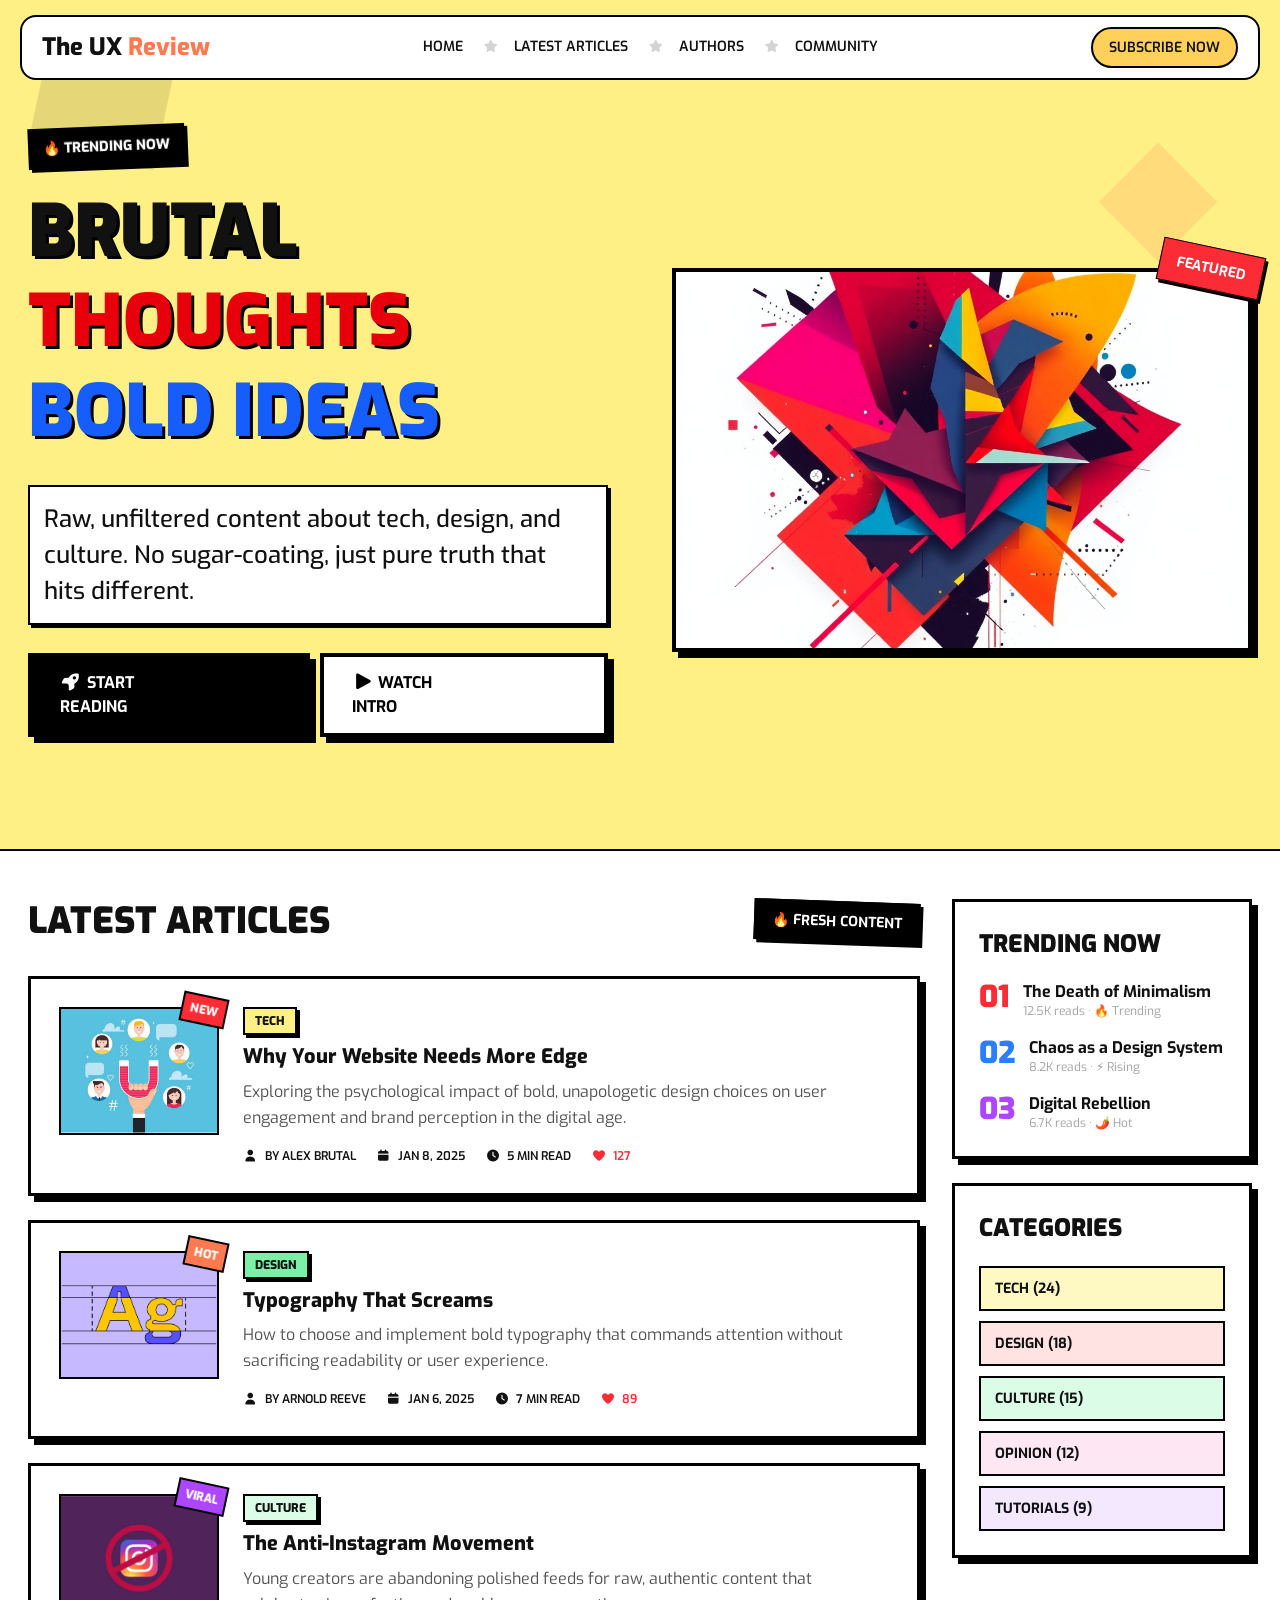
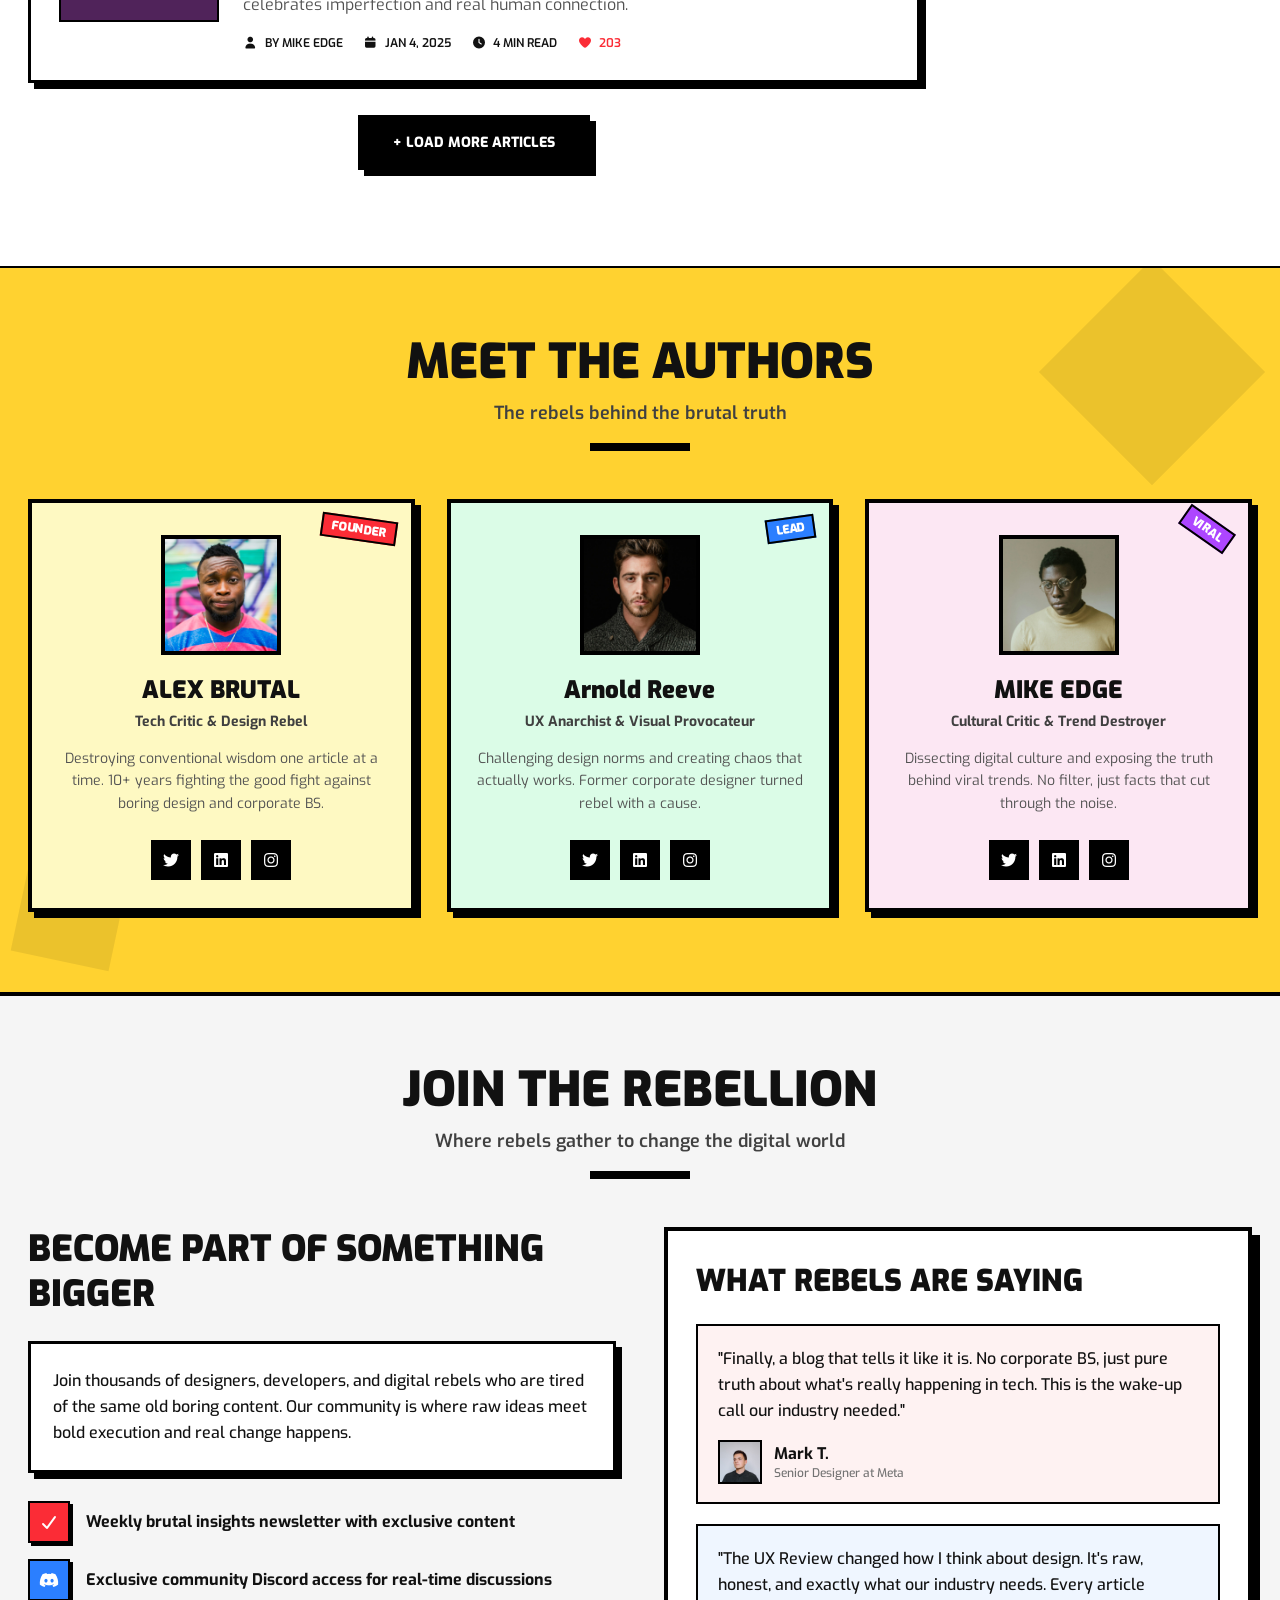
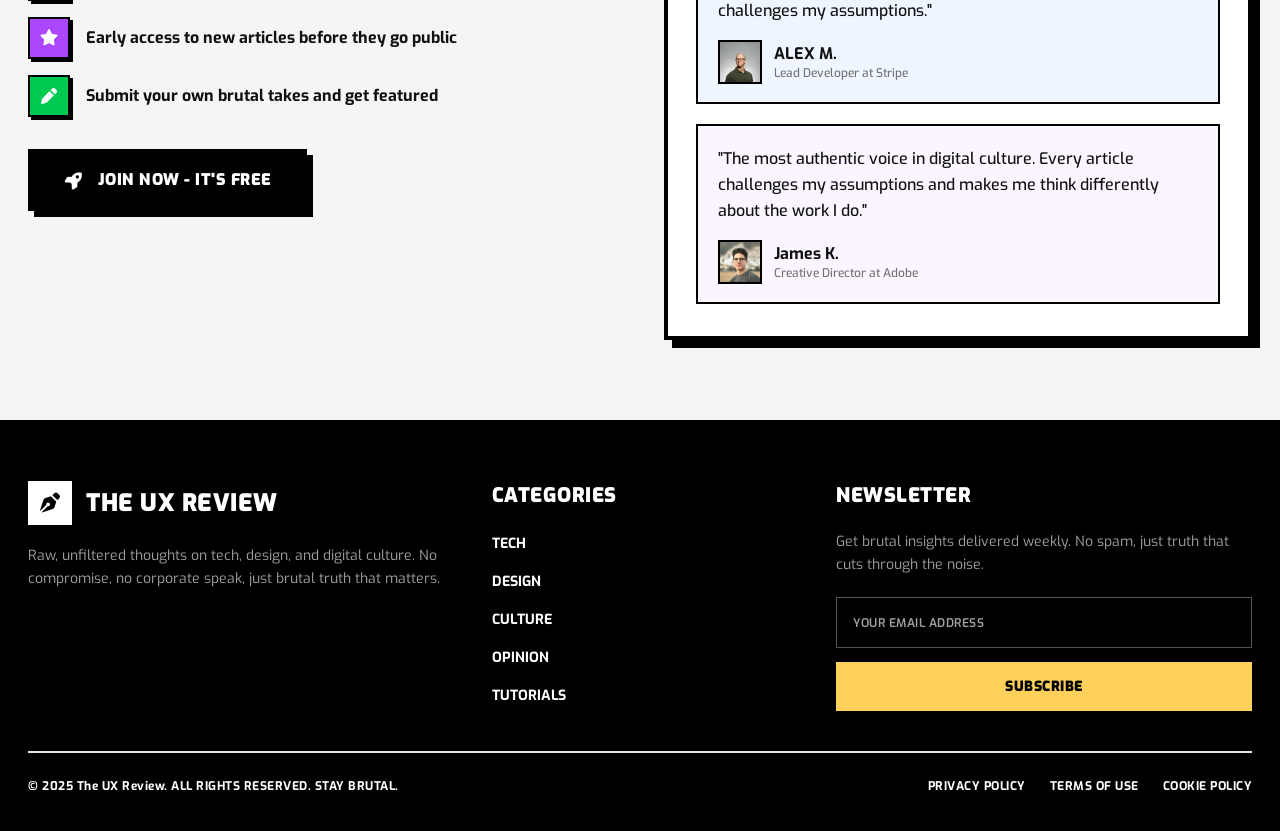
<file: Assignment_04/index.html>
<!doctype html>
<html lang="en">

<head>
  <meta charset="UTF-8" />
  <meta name="viewport" content="width=device-width, initial-scale=1.0" />
  <title>The UX Review Blog</title>
  <!-- Font Awesome Library -->
  <link rel="stylesheet" href="./css/all.min.css" />
  <link rel="shortcut icon" href="./imgs/favicon-Bg91HCOF.png" type="image/x-icon" />
  <link rel="stylesheet" href="./css/main.css" />
  <script src="./javascript/main.js" defer></script>
</head>

<body>
  <header>
    <div class="container">
      <div class="content">
        <div class="logo">
          <a href="#hero-section">The UX <span>Review</span></a>
        </div>
        <!-- mobile side nav -->
        <nav id="mobile-nav">
          <ul id="model">
            <li>
              <div class="m-nav-logo">
                <span>menu</span>
                <span><button id="close-btn"><i class="fa-solid fa-x"></i></button></span>
              </div>
            </li>
            <li><a href="#hero-section">home</a></li>
            <li><a href="#latest-articles">latest articles</a></li>
            <li><a href="#authors">authors</a></li>
            <li><a href="#community">community</a></li>
            <li class="sub-btn shadow-sm"><a href="#"><i class="fa-solid fa-rocket"></i> subscribe now</a>
            </li>
          </ul>

        </nav>

        <!-- desktop nav -->
        <nav id="desktop-nav">
          <ul>
            <li><a href="#hero-section">home</a> <i class="fa-solid fa-star"></i></li>
            <li><a href="#latest-articles">latest articles</a> <i class="fa-solid fa-star"></i></li>
            <li><a href="#authors">authors</a> <i class="fa-solid fa-star"></i></li>
            <li><a href="#community">community</a></li>
          </ul>
        </nav>

        <!-- menu btn -->
        <div class="menu-icon-container">
          <button id="menu-btn"><i class="fa-solid fa-bars"></i></button>
        </div>

        <!-- subscribe btn -->
        <button class="subscribe">subscribe now</button>

        <div class="overlay"></div>
      </div>
    </div>
  </header>

  <main>
    <!-- hero section -->
    <section id="hero-section">
      <div class="container">
        <div class="content">
          <div class="lift-side">
            <p class="shadow-xs">🔥 TRENDING NOW</p>
            <h1><span>BRUTAL</span> <span>THOUGHTS</span> <span>BOLD IDEAS</span></h1>
            <p class="shadow-xs info">Raw, unfiltered content about tech, design, and culture. No sugar-coating, just
              pure
              truth that hits
              different.
            </p>
            <div class="hero-btns">
              <button class="shadow-md">
                <span> <i class="fa-solid fa-rocket"></i> START</span>
                <span>READING</span>
              </button>
              <button class="shadow-md">
                <span><i class="fa-solid fa-play"></i> WATCH</span>
                <span>INTRO</span>
              </button>
            </div>
          </div>
          <div class="right-side">

            <div class="hero-img shadow-md">
              <span class="shadow-xs">FEATURED</span>
              <img src="./imgs/hero-img.png" alt="hero img">
            </div>
          </div>
        </div>
      </div>
    </section>

    <!-- latest articles section -->
    <section id="latest-articles">
      <div class="container">
        <div class="content">
          <!-- left side: heading + articles + load more -->
          <div class="left-side">
            <!-- section heading -->
            <div class="section-heading">
              <h2>LATEST ARTICLES</h2>
              <span class="fresh-badge shadow-xs">🔥 FRESH CONTENT</span>
            </div>

            <!-- articles list -->
            <div class="articles-list">
              <!-- article card 1 -->
              <article class="article-card shadow-md">
                <div class="article-inner">
                  <div class="article-img">
                    <img src="./imgs/user-engagement-2.jpg" alt="Why Your Website Needs More Edge">
                    <span class="badge badge-new ">NEW</span>
                  </div>
                  <div class="article-body">
                    <span class="category-tag tag-tech shadow-xs">TECH</span>
                    <h3>Why Your Website Needs More Edge</h3>
                    <p>Exploring the psychological impact of bold, unapologetic design choices on user engagement and
                      brand perception in the digital age.</p>
                    <div class="article-meta">
                      <span><i class="fa-solid fa-user"></i> BY ALEX BRUTAL</span>
                      <span><i class="fa-solid fa-calendar"></i> JAN 8, 2025</span>
                      <span><i class="fa-solid fa-clock"></i> 5 MIN READ</span>
                      <span class="likes"><i class="fa-solid fa-heart"></i> 127</span>
                    </div>
                  </div>
                </div>
              </article>

              <!-- article card 2 -->
              <article class="article-card shadow-md">
                <div class="article-inner">
                  <div class="article-img">
                    <img src="./imgs/guide-to-typography.avif" alt="Typography That Screams">
                    <span class="badge badge-hot">HOT</span>
                  </div>
                  <div class="article-body">
                    <span class="category-tag tag-design shadow-xs">DESIGN</span>
                    <h3>Typography That Screams</h3>
                    <p>How to choose and implement bold typography that commands attention without sacrificing
                      readability or user experience.</p>
                    <div class="article-meta">
                      <span><i class="fa-solid fa-user"></i> BY ARNOLD REEVE</span>
                      <span><i class="fa-solid fa-calendar"></i> JAN 6, 2025</span>
                      <span><i class="fa-solid fa-clock"></i> 7 MIN READ</span>
                      <span class="likes"><i class="fa-solid fa-heart"></i> 89</span>
                    </div>
                  </div>
                </div>
              </article>

              <!-- article card 3 -->
              <article class="article-card shadow-md">
                <div class="article-inner">
                  <div class="article-img">
                    <img src="./imgs/anti-instagram.jpg" alt="The Anti-Instagram Movement">
                    <span class="badge badge-viral">VIRAL</span>
                  </div>
                  <div class="article-body">
                    <span class="category-tag tag-culture shadow-xs">CULTURE</span>
                    <h3>The Anti-Instagram Movement</h3>
                    <p>Young creators are abandoning polished feeds for raw, authentic content that celebrates
                      imperfection and real human connection.</p>
                    <div class="article-meta">
                      <span><i class="fa-solid fa-user"></i> BY MIKE EDGE</span>
                      <span><i class="fa-solid fa-calendar"></i> JAN 4, 2025</span>
                      <span><i class="fa-solid fa-clock"></i> 4 MIN READ</span>
                      <span class="likes"><i class="fa-solid fa-heart"></i> 203</span>
                    </div>
                  </div>
                </div>
              </article>
            </div>

            <!-- load more button -->
            <div class="load-more-wrapper">
              <button class="load-more-btn shadow-md">+ LOAD MORE ARTICLES</button>
            </div>
          </div>

          <!-- right side: trending + categories -->
          <div class="right-side">
            <!-- trending now -->
            <div class="trending-box shadow-md">
              <h3>TRENDING NOW</h3>
              <div class="trending-list">
                <div class="trending-item">
                  <span class="trending-number n1">01</span>
                  <div class="trending-info">
                    <h4>The Death of Minimalism</h4>
                    <p>12.5K reads · 🔥 Trending</p>
                  </div>
                </div>
                <div class="trending-item">
                  <span class="trending-number n2">02</span>
                  <div class="trending-info">
                    <h4>Chaos as a Design System</h4>
                    <p>8.2K reads · ⚡ Rising</p>
                  </div>
                </div>
                <div class="trending-item">
                  <span class="trending-number n3">03</span>
                  <div class="trending-info">
                    <h4>Digital Rebellion</h4>
                    <p>6.7K reads · 🌶️ Hot</p>
                  </div>
                </div>
              </div>
            </div>

            <!-- categories -->
            <div class="categories-box shadow-md">
              <h3>CATEGORIES</h3>
              <div class="categories-list">
                <div class="category-bar cat-tech">TECH (24)</div>
                <div class="category-bar cat-design">DESIGN (18)</div>
                <div class="category-bar cat-culture">CULTURE (15)</div>
                <div class="category-bar cat-opinion">OPINION (12)</div>
                <div class="category-bar cat-tutorials">TUTORIALS (9)</div>
              </div>
            </div>
          </div>
        </div>
      </div>
    </section>

    <!-- authors section -->
    <section id="authors">
      <div class="container">
        <div class="content">
          <!-- section header -->
          <div class="authors-header">
            <h2>MEET THE AUTHORS</h2>
            <p>The rebels behind the brutal truth</p>
            <div class="heading-line"></div>
          </div>

          <!-- authors cards grid -->
          <div class="authors-grid">
            <!-- Author Card 1: Alex Brutal -->
            <article class="author-card card-alex shadow-md">
              <span class="badge badge-founder">FOUNDER</span>
              <div class="author-avatar">
                <img src="./imgs/avatar-1.jpg" alt="Alex Brutal">
              </div>
              <h3 class="author-name">ALEX BRUTAL</h3>
              <p class="author-role">Tech Critic & Design Rebel</p>
              <p class="author-bio">
                Destroying conventional wisdom one article at a time. 10+ years fighting the good fight against boring
                design and corporate BS.
              </p>
              <div class="author-socials">
                <a href="#" aria-label="Twitter"><i class="fa-brands fa-twitter"></i></a>
                <a href="#" aria-label="LinkedIn"><i class="fa-brands fa-linkedin"></i></a>
                <a href="#" aria-label="Instagram"><i class="fa-brands fa-instagram"></i></a>
              </div>
            </article>

            <!-- Author Card 2: Arnold Reeve -->
            <article class="author-card card-arnold shadow-md">
              <span class="badge badge-lead">LEAD</span>
              <div class="author-avatar">
                <img src="./imgs/avatar-2.jpg" alt="Arnold Reeve">
              </div>
              <h3 class="author-name">Arnold Reeve</h3>
              <p class="author-role">UX Anarchist & Visual Provocateur</p>
              <p class="author-bio">
                Challenging design norms and creating chaos that actually works. Former corporate designer turned rebel
                with a cause.
              </p>
              <div class="author-socials">
                <a href="#" aria-label="Twitter"><i class="fa-brands fa-twitter"></i></a>
                <a href="#" aria-label="LinkedIn"><i class="fa-brands fa-linkedin"></i></a>
                <a href="#" aria-label="Instagram"><i class="fa-brands fa-instagram"></i></a>
              </div>
            </article>

            <!-- Author Card 3: Mike Edge -->
            <article class="author-card card-mike shadow-md">
              <span class="badge badge-viral-author">VIRAL</span>
              <div class="author-avatar">
                <img src="./imgs/avatar-3.jpg" alt="Mike Edge">
              </div>
              <h3 class="author-name">MIKE EDGE</h3>
              <p class="author-role">Cultural Critic & Trend Destroyer</p>
              <p class="author-bio">
                Dissecting digital culture and exposing the truth behind viral trends. No filter, just facts that cut
                through the noise.
              </p>
              <div class="author-socials">
                <a href="#" aria-label="Twitter"><i class="fa-brands fa-twitter"></i></a>
                <a href="#" aria-label="LinkedIn"><i class="fa-brands fa-linkedin"></i></a>
                <a href="#" aria-label="Instagram"><i class="fa-brands fa-instagram"></i></a>
              </div>
            </article>
          </div>
        </div>
      </div>
    </section>

    <!-- community / rebellion section -->
    <section id="community">
      <div class="container">
        <div class="content">
          <!-- section header -->
          <div class="community-header">
            <h2>JOIN THE REBELLION</h2>
            <p>Where rebels gather to change the digital world</p>
            <div class="heading-line"></div>
          </div>

          <!-- community grid layout -->
          <div class="community-grid">
            <!-- left column: join community info -->
            <div class="community-left">
              <h3 class="community-subtitle">BECOME PART OF SOMETHING BIGGER</h3>

              <div class="community-desc-card shadow-md">
                <p>
                  Join thousands of designers, developers, and digital rebels who are tired of the same old boring
                  content. Our community is where raw ideas meet bold execution and real change happens.
                </p>
              </div>

              <!-- benefits list -->
              <ul class="community-benefits">
                <li class="benefit-item">
                  <span class="benefit-icon icon-red shadow-xs">
                    <i class="fa-solid fa-check"></i>
                  </span>
                  <span class="benefit-text">Weekly brutal insights newsletter with exclusive content</span>
                </li>

                <li class="benefit-item">
                  <span class="benefit-icon icon-blue shadow-xs">
                    <i class="fa-brands fa-discord"></i>
                  </span>
                  <span class="benefit-text">Exclusive community Discord access for real-time discussions</span>
                </li>

                <li class="benefit-item">
                  <span class="benefit-icon icon-purple shadow-xs">
                    <i class="fa-solid fa-star"></i>
                  </span>
                  <span class="benefit-text">Early access to new articles before they go public</span>
                </li>

                <li class="benefit-item">
                  <span class="benefit-icon icon-green shadow-xs">
                    <i class="fa-solid fa-pen"></i>
                  </span>
                  <span class="benefit-text">Submit your own brutal takes and get featured</span>
                </li>
              </ul>

              <!-- cta button -->
              <div class="community-action">
                <button class="join-btn shadow-md">
                  <i class="fa-solid fa-rocket"></i> JOIN NOW - IT'S FREE
                </button>
              </div>
            </div>

            <!-- right column: what rebels are saying (testimonials) -->
            <div class="community-right">
              <div class="testimonials-box shadow-lg">
                <h3 class="testimonials-title">WHAT REBELS ARE SAYING</h3>

                <div class="testimonials-list">
                  <!-- Testimonial 1: Mark T. -->
                  <div class="testimonial-card card-quote-red">
                    <p class="testimonial-quote">
                      "Finally, a blog that tells it like it is. No corporate BS, just pure truth about what's really
                      happening in tech. This is the wake-up call our industry needed."
                    </p>
                    <div class="testimonial-author">
                      <div class="author-thumb">
                        <img src="./imgs/avatar-4.avif" alt="Mark T.">
                      </div>
                      <div class="author-meta">
                        <h4 class="testimonial-author-name">Mark T.</h4>
                        <p class="testimonial-author-role">Senior Designer at Meta</p>
                      </div>
                    </div>
                  </div>

                  <!-- Testimonial 2: ALEX M. -->
                  <div class="testimonial-card card-quote-blue">
                    <p class="testimonial-quote">
                      "The UX Review changed how I think about design. It's raw, honest, and exactly what our industry
                      needs. Every article challenges my assumptions."
                    </p>
                    <div class="testimonial-author">
                      <div class="author-thumb">
                        <img src="./imgs/avatar-5.jpg" alt="ALEX M.">
                      </div>
                      <div class="author-meta">
                        <h4 class="testimonial-author-name">ALEX M.</h4>
                        <p class="testimonial-author-role">Lead Developer at Stripe</p>
                      </div>
                    </div>
                  </div>

                  <!-- Testimonial 3: James K. -->
                  <div class="testimonial-card card-quote-purple">
                    <p class="testimonial-quote">
                      "The most authentic voice in digital culture. Every article challenges my assumptions and makes me
                      think differently about the work I do."
                    </p>
                    <div class="testimonial-author">
                      <div class="author-thumb">
                        <img src="./imgs/avatar-6.avif" alt="James K.">
                      </div>
                      <div class="author-meta">
                        <h4 class="testimonial-author-name">James K.</h4>
                        <p class="testimonial-author-role">Creative Director at Adobe</p>
                      </div>
                    </div>
                  </div>
                </div>
              </div>
            </div>
          </div>
        </div>
      </div>
    </section>
  </main>

  <!-- footer -->
  <footer id="footer">
    <div class="container">
      <div class="content">
        <!-- footer top: columns -->
        <div class="footer-top">
          <!-- col 1: brand info -->
          <div class="footer-brand">
            <div class="brand-heading">
              <span class="brand-icon">
                <i class="fa-solid fa-pen-nib"></i>
              </span>
              <h3>THE UX REVIEW</h3>
            </div>
            <p class="brand-desc">
              Raw, unfiltered thoughts on tech, design, and digital culture. No compromise, no corporate speak, just
              brutal truth that matters.
            </p>
          </div>

          <!-- col 2: categories -->
          <div class="footer-categories">
            <h4 class="footer-col-title">CATEGORIES</h4>
            <ul class="footer-links">
              <li><a href="#">TECH</a></li>
              <li><a href="#">DESIGN</a></li>
              <li><a href="#">CULTURE</a></li>
              <li><a href="#">OPINION</a></li>
              <li><a href="#">TUTORIALS</a></li>
            </ul>
          </div>

          <!-- col 3: newsletter -->
          <div class="footer-newsletter">
            <h4 class="footer-col-title">NEWSLETTER</h4>
            <p class="newsletter-desc">
              Get brutal insights delivered weekly. No spam, just truth that cuts through the noise.
            </p>
            <form class="newsletter-form" onsubmit="event.preventDefault();">
              <input type="email" placeholder="YOUR EMAIL ADDRESS" class="newsletter-input" required />
              <button type="submit" class="newsletter-submit-btn">SUBSCRIBE</button>
            </form>
          </div>
        </div>

        <!-- horizontal divider line -->
        <div class="footer-divider"></div>

        <!-- footer bottom: copyright and legal links -->
        <div class="footer-bottom">
          <p class="footer-copyright">
            &copy; 2025 The UX Review. ALL RIGHTS RESERVED. STAY BRUTAL.
          </p>
          <div class="footer-legal-links">
            <a href="#">PRIVACY POLICY</a>
            <a href="#">TERMS OF USE</a>
            <a href="#">COOKIE POLICY</a>
          </div>
        </div>
      </div>
    </div>
  </footer>
</body>

</html>
</file>
<file: Assignment_02/css/main.css>
* {
    margin: 0;
    padding: 0;
    box-sizing: border-box;
}

:root {

    --color-white: #fff;
    --color-black: #000;

    /* bg */
    --background-muted: #F9FAFB;
    --background-dark: #101828;

    /* Text */
    --text-primary: #101828;
    --text-secondary: #4a5565;
    --text-tertiary: #364153;
    --text-muted: #99a1af;
    --footer-text-secondary: #6a7282;


    /* Borders */
    --border-default: #d1d5dc;
    --border-light: #e2e8f0;

    --border-light-purple: #f3e8ff;
    --border-purple-soft: #e9d4ff;

    --border-light-blue: #dbeafe;
    --border-blue-soft: #bedbff;

    --border-light-green: #d0fae5;
    --border-green-soft: #a4f4cf;


    /* Blue */
    --blue-main: #155DFC;
    --blue-subtle: #DBEAFE;
    --blue-background: #eff6ff;
    --surface-slate-subtle: #F1F5F9;



    /* Green */
    --green-main: #009966;
    --green-subtle: #D0FAE5;
    --green-background: #ecfdf5;


    /* Purple */
    --purple-main: #9810FA;
    --purple-subtle: #F3E8FF;
    --purple-background: #faf5ff;

}

body {
    font-family: ui-sans-serif, system-ui, sans-serif, "Apple Color Emoji", "Segoe UI Emoji", "Segoe UI Symbol", "Noto Color Emoji";
}

.container {
    width: 78%;
    margin-inline: auto;
}


ul {
    list-style: none;
}

a {
    text-decoration: none;
    color: inherit;
    display: inline-block;
}

img {
    display: block;
    max-width: 100%;
}

h1,
h2,
h3,
h4 {
    color: var(--text-primary);
}

h1 {
    font-weight: 700;
    font-size: 60px;
    line-height: 1.25;
    margin-bottom: 24px;
}

h2 {
    font-weight: 700;
    font-size: 36px;
    line-height: 1.1111;
    margin-bottom: 24px;

}

h3 {
    font-weight: 700;
    font-size: 20px;
    line-height: 1.4;
    margin-bottom: 16px;

}

h4 {
    font-weight: 600;
    font-size: 20px;
    line-height: 1.4;
    margin-bottom: 8px;
}

/* start hero section */
#hero-section {
    padding-block: 80px;
    padding-inline: 24px;
}

#hero-section .content {
    overflow: hidden;
}

#hero-section .content .hero-info {
    float: left;
    width: calc(100% / 2);
}


#hero-section .content .hero-info p {
    color: var(--text-secondary);
    font-size: 20px;
    line-height: 1.625;
    margin-bottom: 32px;
}

#hero-section .content .hero-info .btns a {
    padding: 16px 32px;
    font-weight: 500;
    font-size: 18px;
    line-height: 1.6;
    cursor: pointer;
    border: 2px solid var(--color-black);
    border-radius: 8px;
    -webkit-border-radius: 8px;
    -moz-border-radius: 8px;
    -ms-border-radius: 8px;
    -o-border-radius: 8px;
}

#hero-section .content .hero-info .btns a:first-child {
    background-color: var(--color-black);
    color: var(--color-white);
    margin-inline-end: 10px;
}

#hero-section .content .hero-info .btns a:last-child {
    border-color: var(--border-default);
}

#hero-section .content .hero-img {
    float: right;
    width: calc(100% / 2);
    padding-block: 25px;
    padding-inline: 95px;
}

#hero-section .content .hero-img img {
    max-width: 100%;
    height: 100%;
    object-fit: cover;
    border-radius: 16px;
    -webkit-border-radius: 16px;
    -moz-border-radius: 16px;
    -ms-border-radius: 16px;
    -o-border-radius: 16px;
}


/* end hero section */

/* Start Why Choose FitCore Gym  */
#why-fit-core-section {
    padding-block: 80px;
    padding-inline: 24px;
}

#why-fit-core-section .content .title {
    text-align: center;
    margin-bottom: 64px;
}

#why-fit-core-section .content .title p {
    max-width: 768px;
    font-size: 20px;
    line-height: 1.4;
    color: var(--text-secondary);
    margin-inline: auto;
}

#why-fit-core-section .content .feature-cards {
    overflow: hidden;
    margin-bottom: 64px;
}

#why-fit-core-section .content .feature-cards .card {
    float: left;
    padding: 32px;
    width: calc((100% - 64px) / 3);
    min-height: 265.85px;
    text-align: center;
    border: 1px solid;
    border-radius: 16px;
    -webkit-border-radius: 16px;
    -moz-border-radius: 16px;
    -ms-border-radius: 16px;
    -o-border-radius: 16px;
}

#why-fit-core-section .content .feature-cards .card:nth-of-type(1) {
    background-color: var(--blue-subtle);
    border-color: var(--border-blue-soft);
}

#why-fit-core-section .content .feature-cards .card:nth-of-type(2) {
    background-color: var(--green-subtle);
    border-color: var(--border-green-soft);

}

#why-fit-core-section .content .feature-cards .card:nth-of-type(3) {
    background-color: var(--purple-subtle);
    border-color: var(--border-purple-soft);
}

#why-fit-core-section .content .feature-cards .card.middle {
    margin-inline: 32px;
}

#why-fit-core-section .content .feature-cards .card .icon {
    margin-inline: auto;
    width: 64px;
    height: 64px;
    margin-bottom: 24px;
    overflow: hidden;
    border-radius: 12px;
    -webkit-border-radius: 12px;
    -moz-border-radius: 12px;
    -ms-border-radius: 12px;
    -o-border-radius: 12px;
}

#why-fit-core-section .content .feature-cards .card .icon div {
    margin-inline: auto;
    margin-top: 50%;
    transform: translateY(-50%);
    -webkit-transform: translateY(-50%);
    -moz-transform: translateY(-50%);
    -ms-transform: translateY(-50%);
    -o-transform: translateY(-50%);
}

#why-fit-core-section .content .feature-cards .card:nth-of-type(1) .icon {
    background-color: var(--blue-main);
}

#why-fit-core-section .content .feature-cards .card:nth-of-type(2) .icon {
    background-color: var(--green-main);
}

#why-fit-core-section .content .feature-cards .card:nth-of-type(3) .icon {
    background-color: var(--purple-main);
}

#why-fit-core-section .content .feature-cards .card .icon div {
    width: 32px;
    height: 32px;
    background-color: var(--color-white);
    border-radius: 4px;
    -webkit-border-radius: 4px;
    -moz-border-radius: 4px;
    -ms-border-radius: 4px;
    -o-border-radius: 4px;
}

#why-fit-core-section .content .feature-cards .card.middle .icon div {
    border-radius: 50%;
    -webkit-border-radius: 50%;
    -moz-border-radius: 50%;
    -ms-border-radius: 50%;
    -o-border-radius: 50%;
}

#why-fit-core-section .content .feature-cards .card p {
    font-size: 14px;
    line-height: 1.625;
    color: var(--text-tertiary);
}

#why-fit-core-section .content .more-than-gym {
    overflow: hidden;
}

#why-fit-core-section .content .more-than-gym .lift-side {
    float: left;
    width: calc((100% - 48px) / 2);
}

#why-fit-core-section .content .more-than-gym .lift-side img {
    border-radius: 12px;
    -webkit-border-radius: 12px;
    -moz-border-radius: 12px;
    -ms-border-radius: 12px;
    -o-border-radius: 12px;
}

#why-fit-core-section .content .more-than-gym .right-side {
    float: right;
    width: calc((100% - 48px) / 2);
}

#why-fit-core-section .content .more-than-gym .right-side h3 {
    font-size: 30px;
    line-height: 1.2;
    margin-bottom: 24px;
}

#why-fit-core-section .content .more-than-gym .right-side ul li {
    padding-left: 24px;
    margin-bottom: 16px;
    border-left: 4px solid var(--color-black);
}

#why-fit-core-section .content .more-than-gym .right-side ul li p {
    color: var(--text-secondary);
}

/* End Why Choose FitCore Gym  */

/* Start testimonials section */
#testimonials-section {
    padding-block: 80px;
    padding-inline: 24px;
}

#testimonials-section .content .title {
    text-align: center;
    margin-bottom: 64px;
}

#testimonials-section .content .title p {
    max-width: 768px;
    font-size: 20px;
    line-height: 1.4;
    color: var(--text-secondary);
    margin-inline: auto;
}


#testimonials-section .content .testimonials-cards {
    overflow: hidden;
    margin-bottom: 64px;
}

#testimonials-section .content .testimonials-cards .card {
    float: left;
    padding: 32px;
    width: calc((100% - 64px) / 3);
    /* min-height: 265.85px; */
    border: 1px solid;
    border-radius: 16px;
    -webkit-border-radius: 16px;
    -moz-border-radius: 16px;
    -ms-border-radius: 16px;
    -o-border-radius: 16px;
}

#testimonials-section .content .testimonials-cards .card.middle {
    margin-inline: 32px;
}

#testimonials-section .content .testimonials-cards .card:nth-of-type(1) {
    background-color: var(--blue-background);
    border-color: var(--border-blue-soft);
}

#testimonials-section .content .testimonials-cards .card:nth-of-type(2) {
    background-color: var(--green-background);
    border-color: var(--border-green-soft);

}

#testimonials-section .content .testimonials-cards .card:nth-of-type(3) {
    background-color: var(--purple-background);
    border-color: var(--border-purple-soft);
}

#testimonials-section .content .testimonials-cards .card .card-header {
    overflow: hidden;
}

#testimonials-section .content .testimonials-cards .card .card-header .member-img {
    float: left;
    width: 64px;
    height: 64px;
    margin-right: 16px;
    margin-bottom: 24px;
}

#testimonials-section .content .testimonials-cards .card .card-header .member-img img {
    object-fit: cover;
    border-radius: 50%;
    -webkit-border-radius: 50%;
    -moz-border-radius: 50%;
    -ms-border-radius: 50%;
    -o-border-radius: 50%;
}

#testimonials-section .content .testimonials-cards .card .card-header .member-info {
    float: left;
    padding-top: 5px;
}

#testimonials-section .content .testimonials-cards .card .card-header .member-info h3 {
    font-weight: 700;
    font-size: 18px;
    line-height: 1.5556;
    margin-bottom: 0;
}

#testimonials-section .content .testimonials-cards .card .card-header .member-info p {
    color: var(--text-tertiary);
}

#testimonials-section .content .testimonials-cards .card .card-body p {
    color: var(--text-tertiary);
    line-height: 1.625;
}

#testimonials-section .content .statistics-numbers {
    overflow: hidden;
    padding: 48px;
    background-color: var(--surface-slate-subtle);
    border: 1px solid var(--border-light);
    border-radius: 16px;
    -webkit-border-radius: 16px;
    -moz-border-radius: 16px;
    -ms-border-radius: 16px;
    -o-border-radius: 16px;
}

#testimonials-section .content .statistics-numbers .card {
    float: left;
    width: calc((100% - (32px * 3)) / 4);
    margin-right: 32px;
    text-align: center;
}

#testimonials-section .content .statistics-numbers .card:last-child {
    margin-right: 0;
}

#testimonials-section .content .statistics-numbers .card div {
    font-size: 36px;
    font-weight: 700;
    line-height: 1.1111;
    margin-bottom: 8px;
    color: var(--color-black);
}

#testimonials-section .content .statistics-numbers .card p {
    color: var(--text-secondary);
}

/* End testimonials section */

/* Start call to action section */
#call-to-action-section {
    padding-block: 80px;
    padding-inline: 24px;
}

#call-to-action-section .content {
    max-width: 896px;
    margin-inline: auto;
}

#call-to-action-section .content .title {
    text-align: center;
    margin-bottom: 64px;
}

#call-to-action-section .content .title p {
    max-width: 768px;
    font-size: 20px;
    line-height: 1.4;
    color: var(--text-secondary);
    margin-inline: auto;
}

#call-to-action-section .content .form-content {
    background-color: var(--background-muted);
    padding: 48px;
    border-radius: 16px;
    -webkit-border-radius: 16px;
    -moz-border-radius: 16px;
    -ms-border-radius: 16px;
    -o-border-radius: 16px;
}

form .input-field {
    margin-bottom: 24px;
}

form .input-field label {
    display: block;
    margin-bottom: 12px;
    font-size: 18px;
    font-weight: 500;
    line-height: 1.55556;
    color: var(--text-tertiary);
}

form .input-field input,
form .input-field select,
form .input-field textarea {
    display: block;
    width: 100%;
    font-size: 18px;
    line-height: 1.5556;
    padding: 16px 24px;
    background-color: inherit;
    border: 1px solid var(--border-default);
    border-radius: 8px;
    -webkit-border-radius: 8px;
    -moz-border-radius: 8px;
    -ms-border-radius: 8px;
    -o-border-radius: 8px;
}

form .input-field input::placeholder {
    font-size: 17px;
    line-height: 1.6;
}

form .input-field input:focus {
    border-color: var(--color-black);
    outline: none;
}

form .fullName {
    overflow: hidden;
}

form .fullName .input-field {
    float: left;
    width: calc((100% - 24px) /2);
}

form .fullName .input-field:first-child {
    margin-right: 24px;
}


form .input-field textarea {
    height: 96px;
    resize: none;
}

form button[type=submit] {
    font-size: 20px;
    font-weight: 500;
    line-height: 1.4;
    margin-bottom: 24px;
    background-color: var(--color-black);
    color: var(--color-white);
    padding: 16px 32px;
    width: 100%;
    border: none;
    cursor: pointer;
    border-radius: 8px;
    -webkit-border-radius: 8px;
    -moz-border-radius: 8px;
    -ms-border-radius: 8px;
    -o-border-radius: 8px;
}

form div:last-child p {
    font-size: 14px;
    text-align: center;
    color: var(--text-secondary);
}

/* End call to action section */

/* Start footer section */
#footer {
    padding-block: 80px;
    padding-inline: 24px;
    background-color: var(--background-dark);
    color: var(--color-white);
}

#footer .content .top-foot {
    overflow: hidden;
    margin-bottom: 48px;
}

#footer .content .top-foot .col:not(#footer .content .top-foot .col:first-child) {
    width: calc((50% - 64px) / 2);
    float: left;
}

#footer .content .top-foot .col:first-child {
    width: 50%;
    float: left;
    color: var(--text-muted);
}

#footer .content .top-foot .col.middle {
    margin-inline: 32px;
}

#footer .content .top-foot .col:first-of-type h3 {
    color: var(--color-white);
    font-size: 30px;
    font-weight: 700;
    line-height: 1.2;
    margin-bottom: 16px;
}

#footer .content .top-foot .col:first-of-type p {
    font-size: 18px;
    line-height: 1.625;
    margin-bottom: 24px;
}

#footer .content .top-foot .col:first-of-type div a:not(#footer .content .top-foot .col:first-of-type div a:last-child) {
    margin-inline-end: 24px;
}

#footer .content .top-foot .col.middle h3,
#footer .content .top-foot .col:last-child h3 {
    color: var(--color-white);
    font-weight: 600;
}

#footer .content .top-foot .col.middle ul li {
    margin-bottom: 12px;
    color: var(--text-muted);
}

#footer .content .top-foot .col:last-child ul li {
    margin-bottom: 12px;
    color: var(--text-muted);
}

#footer .content .top-foot .col:last-child ul li p.title {
    font-weight: 500;
    margin-bottom: 4px;
    color: var(--color-white);
}

#footer .content .bottom-foot {
    padding-top: 32px;
    border-top: 1px solid var(--text-secondary);
    color: var(--footer-text-secondary);
    overflow: hidden;
    font-size: 14px;
}

#footer .content .bottom-foot div {
    float: left;
}

#footer .content .bottom-foot ul {
    float: right;
}

#footer .content .bottom-foot ul li {
    display: inline-block;
}

#footer .content .bottom-foot ul li:not(#footer .content .bottom-foot ul li:last-child) {
    margin-right: 24px;
}

/* End footer section */
</file>
<file: Assignment_03/css/main.css>
@import url("./variables.css");
@import url("./base.css");


/* ========================================================================== */
/* => Website Styles                                                          */
/* ========================================================================== */
body {
    font-family: "Exo", sans-serif;
}

section {
    padding-block: 80px;
}

.container {
    max-width: 1280px;
    margin-inline: auto;
}

section .container {
    padding-inline: 24px;
}


/* ========================================================================== */
/* => Header                                                                  */
/* ========================================================================== */

header {
    background-color: var(--color-primary-lightest);
    border-bottom: 1px solid var(--color-border-subtle);
    position: fixed;
    top: 0;
    left: 0;
    width: 100%;
    z-index: 999;
}

header nav {
    display: flex;
    justify-content: space-between;
    align-items: center;
    padding: 16px 24px;
}

header nav .logo {
    display: flex;
    align-items: center;
    gap: 8px;
}

header nav .logo div>i {
    background-color: var(--color-primary);
    width: 40px;
    height: 40px;
    display: flex;
    justify-content: center;
    align-items: center;
    border-radius: var(--radius-lg);
}

header nav .logo i {
    color: var(--color-bg-primary);
    font-size: var(--text-lg);
    line-height: var(--leading-relaxed);
}

header nav .logo span {
    font-size: var(--text-2xl);
    font-weight: var(--font-bold);
    line-height: var(--leading-tight);
}

header nav ul {
    display: flex;
    gap: 32px;
    margin-right: 48px;
}

@media (max-width: 1024px) {
    header nav ul {
        display: none;
    }
}

header nav ul li a {
    font-weight: var(--font-medium);
    position: relative;
}

header nav ul li a.active {
    color: var(--color-primary-dark);
}

header nav ul li a.active::before {
    content: '';
    position: absolute;
    bottom: -4px;
    left: 0;
    width: 100%;
    height: 2px;
    background-color: var(--color-primary-dark);
}

header nav ul li a::before {
    content: '';
    position: absolute;
    bottom: -4px;
    left: 0;
    width: 0;
    height: 2px;
    background-color: var(--color-primary-dark);
    transition: all .3s ease;
}

header nav ul li a:hover {
    color: var(--color-primary-dark)
}

header nav ul li a:hover::before {
    width: 100%;
}

/* ========================================================================== */
/* => Hero section                                                            */
/* ========================================================================== */

#hero-section {
    padding-top: 176px;
}

#hero-section .content {
    display: flex;
    gap: 64px;
}

@media (max-width: 1024px) {
    #hero-section .content {
        flex-direction: column;
    }
}

#hero-section .content>div {
    flex: 1;
}

#hero-section .content .product-info {
    margin-bottom: 32px;
}

#hero-section .content .product-img {
    padding: 20px;
    border: 2px solid var(--color-border-light);
    border-radius: var(--radius-3xl);
    position: relative;
}

#hero-section .content .product-img img {
    width: 100%;
    height: 500px;
    object-fit: cover;
    border-radius: var(--radius-2xl);
}

#hero-section .content .product-img .product-discount {
    position: absolute;
    top: 40px;
    left: 40px;
    padding: 4px 12px;
    font-size: var(--text-sm);
    font-weight: var(--font-bold);
    border-radius: var(--radius-full);
    background-color: var(--color-primary);
    color: var(--color-bg-primary);
}



#hero-section .content .product-info .product-badges {
    display: flex;
    align-items: center;
    gap: 16px;
    margin-bottom: 16px;
}

#hero-section .content .product-info .product-badges span {
    padding: 4px 12px;
    font-size: var(--text-sm);
    font-weight: var(--font-bold);
    border-radius: var(--radius-full);
    background-color: var(--color-primary-light);
    color: var(--color-bg-primary);
}

#hero-section .content .product-info h1 {
    font-size: var(--text-5xl);
    font-weight: var(--font-bold);
    line-height: var(--leading-tight);
    margin-bottom: 16px;
}

#hero-section .content .product-info h1 span {
    color: var(--color-primary);
}

#hero-section .content .product-info p {
    font-size: var(--text-xl);
    line-height: var(--leading-relaxed);
}

#hero-section .content .product-price {
    margin-bottom: 32px;
}

#hero-section .content .product-price>div {
    display: flex;
    align-items: center;
    gap: 16px;
    margin-bottom: 16px;
}

#hero-section .content .product-price>div span:nth-of-type(1) {
    font-size: var(--text-4xl);
    font-weight: var(--font-bold);
}

#hero-section .content .product-price>div span:nth-of-type(2) {
    font-size: var(--text-2xl);
    text-decoration: line-through;
    line-height: var(--leading-tight);
}

#hero-section .content .product-price>div span:nth-of-type(3) {
    font-size: var(--text-sm);
    font-weight: var(--font-bold);
    background-color: var(--color-danger-light);
    color: var(--color-danger);
    padding: 4px 12px;
    border-radius: var(--radius-full);
}

#hero-section .content .product-Quantity {
    display: flex;
    flex-direction: column;
    gap: 16px;
}

#hero-section .content .product-Quantity button {
    font-size: var(--text-lg);
    font-weight: var(--font-bold);
    line-height: var(--leading-relaxed);
    padding: 16px 32px;
    border-radius: var(--radius-full);
    display: flex;
    align-items: center;
    justify-content: center;
    gap: 12px;
    transition: all .2s ease;
}

#hero-section .content .product-Quantity button:hover {
    transform: scale(1.03);
}

#hero-section .content .product-Quantity button:nth-of-type(1) {
    background-color: var(--color-primary);
    color: var(--color-bg-primary);
}

#hero-section .content .product-Quantity button:nth-of-type(2) {
    background-color: var(--color-bg-primary);
    color: var(--gray-dark);
    border: 2px solid var(--color-border);
    font-weight: var(--font-semibold);
}

/* ========================================================================== */
/* => How We Compare                                                          */
/* ========================================================================== */

#compare-section {
    background-color: var(--color-primary-lightest);
}

#compare-section .content .title,
#testimonials-section .content .title,
#setup-section .content .title {
    margin-bottom: 64px;
    text-align: center;
}

#compare-section .content .title h2,
#testimonials-section .content .title h2,
#setup-section .content .title h2 {
    font-size: var(--text-4xl);
    font-weight: var(--font-bold);
    line-height: var(--leading-tight);
    margin-bottom: 16px;
}

#compare-section .content .title h2 span,
#testimonials-section .content .title h2 span,
#setup-section .content .title h2 span {
    color: var(--color-primary);
}

#compare-section .content .title p,
#testimonials-section .content .title p,
#setup-section .content .title p {
    font-size: var(--text-xl);
    line-height: var(--leading-tight);
}


#compare-section .content>div.table-container {
    background-color: var(--color-bg-primary);
    border: 2px solid var(--color-border);
    border-radius: var(--radius-3xl);
    padding: 32px;
}

#compare-section .content div.table-container {
    overflow-x: auto;
}

#compare-section .content div table {
    width: 100%;
    min-width: 800px;
    border-collapse: collapse;
}

#compare-section .content div table tr th,
#compare-section .content div table tr td {
    padding: 16px;
    border-bottom: 1px solid var(--color-border);
}

#compare-section .content div table tfoot tr td {
    border-bottom: 0;
}

#compare-section .content div table tr th:first-of-type {
    text-align: start;
}

#compare-section .content div table thead tr th>div span:last-of-type:not(#compare-section .content div table thead tr th:nth-of-type(2)>div span) {
    font-size: var(--text-sm);
    line-height: var(--leading-tight);
    color: var(--gray-500);
}

#compare-section .content div table thead tr th:first-of-type span,
#compare-section .content div table tfoot tr td:first-of-type,
#compare-section .content div table tr th>div span:first-of-type {
    font-size: var(--text-lg);
    font-weight: var(--font-bold);
    margin-bottom: 8px;
}

#compare-section .content div table tbody tr td:nth-of-type(1) i {
    margin-right: 8px;
}

#compare-section .content div table tbody tr:nth-of-type(1) td:nth-of-type(1) i {
    color: var(--color-info);
}

#compare-section .content div table tbody tr:nth-of-type(2) td:nth-of-type(1) i {
    color: var(--color-accent-teal);
}

#compare-section .content div table tbody tr:nth-of-type(3) td:nth-of-type(1) i {
    color: var(--color-success-light);
}

#compare-section .content div table tbody tr:nth-of-type(4) td:nth-of-type(1) i {
    color: var(--color-accent-orange);
}

#compare-section .content div table tbody tr:nth-of-type(5) td:nth-of-type(1) i {
    color: var(--color-danger);
}

#compare-section .content div table tbody tr:nth-of-type(6) td:nth-of-type(1) i {
    color: var(--color-info);
}

#compare-section .content div table tbody tr:nth-of-type(7) td:nth-of-type(1) i {
    color: var(--indigo);
}

#compare-section .content div table tbody tr:nth-of-type(8) td:nth-of-type(1) i {
    color: var(--color-social-facebook);
}

#compare-section .content div table tbody tr:nth-of-type(9) td:nth-of-type(1) i {
    color: var(--color-warning);
}

#compare-section .content div table tr th>div span:last-of-type {
    font-size: var(--text-sm);
    font-weight: var(--font-medium);
}

#compare-section .content div table tr th:nth-of-type(2)>div span {
    color: var(--color-primary);
}

#compare-section .content div table tr th div {
    display: flex;
    flex-direction: column;
}


#compare-section .content div table tr td:not(#compare-section .content div table tr td:first-of-type) {
    text-align: center;
}

#compare-section .content div table tr td:not(#compare-section .content div table tr td:first-of-type) div.badge {
    display: flex;
    justify-content: center;
    align-items: center;
    display: inline-flex;
    padding: 4px 12px;
    border-radius: var(--radius-full);
    background-color: var(--color-primary);
    color: var(--color-bg-primary);

}

#compare-section .content div table tr td:not(#compare-section .content div table tr td:first-of-type) div.badge i {
    margin-right: 4px;
}


#compare-section .content div table tr td:not(#compare-section .content div table tr td:first-of-type) div.badge span {
    font-weight: var(--font-semibold);
    font-size: var(--text-sm);
    line-height: var(--leading-relaxed);
}

#compare-section .content div table tbody tr:last-of-type td:not(#compare-section .content div table tbody tr:last-of-type td:nth-of-type(1), #compare-section .content div table tbody tr:last-of-type td:nth-of-type(2)) {
    font-size: var(--text-xl);
    font-weight: var(--font-semibold);
    line-height: var(--leading-tight);
}

#compare-section .content div table tbody tr:last-of-type td:nth-of-type(2) {
    font-size: var(--text-2xl);
    font-weight: var(--font-bold);
    line-height: var(--leading-tight);
    color: var(--color-primary);
}

#compare-section .content div table tbody tr:nth-of-type(8) td:not(#compare-section .content div table tbody tr:nth-of-type(8) td:nth-of-type(1),
    #compare-section .content div table tbody tr:nth-of-type(8) td:nth-of-type(2),
    #compare-section .content div table tbody tr:nth-of-type(8) td:nth-of-type(4)) {
    color: var(--color-danger);
}

#compare-section .content div table tbody tr:nth-of-type(6) td:not(#compare-section .content div table tbody tr:nth-of-type(6) td:nth-of-type(1),
    #compare-section .content div table tbody tr:nth-of-type(6) td:nth-of-type(2)) {
    color: var(--color-danger);
}

#compare-section .content div table tr th:nth-of-type(2) {
    border-top-left-radius: var(--radius-2xl);
    border-top-right-radius: var(--radius-2xl);
}

#compare-section .content div table tfoot tr td:nth-of-type(2) {
    border-bottom-left-radius: var(--radius-2xl);
    border-bottom-right-radius: var(--radius-2xl);
}

#compare-section .content div table tr td:nth-of-type(2),
#compare-section .content div table tr th:nth-of-type(2) {
    background-color: var(--color-primary-subtle);
}

#compare-section .content div table tfoot tr td div:first-of-type {
    margin-bottom: 8px;
}

#compare-section .content div table tfoot tr td div:last-of-type {
    font-weight: var(--font-bold);
    font-size: var(--text-lg);
}

#compare-section .content div table tfoot tr td div i {
    color: var(--color-warning-light);
}

#compare-section .content div table tfoot tr td div i.dark {
    color: var(--color-border);
}

#compare-section .content .foot {
    display: flex;
    justify-content: center;
    align-items: center;
    margin-top: 48px;
}

#compare-section .content .foot>div {
    padding: 16px 32px;
    background-color: var(--color-bg-primary);
    border: 1px solid var(--gray-light);
    border-radius: var(--radius-2xl);
    display: flex;
    align-items: center;
    gap: 12px;
}

#compare-section .content .foot>div i {
    font-size: var(--text-2xl);
    line-height: var(--leading-tight);
    color: var(--color-success-light);
}

#compare-section .content .foot>div div p:first-of-type {
    font-size: var(--text-lg);
    font-weight: var(--font-bold);
    line-height: var(--leading-relaxed);
    color: var(--color-success);
}

#compare-section .content .foot>div div p:last-of-type {
    font-size: var(--text-sm);
    color: var(--color-success);
}

/* ========================================================================== */
/* => testimonials-section                                                    */
/* ========================================================================== */

#testimonials-section .content .testimonials {
    display: flex;
    gap: 48px;
    align-items: flex-start;
}

@media (max-width: 1024px) {
    #testimonials-section .content .testimonials {
        flex-direction: column;
    }
}

.review-card {
    width: calc((100% - 96px) / 3);
    position: sticky;
    top: 100px;
    padding: 32px;
    border: 2px solid var(--gray-200);
    border-radius: var(--radius-3xl);
}

@media (max-width: 1024px) {
    #testimonials-section .content .review-card {
        width: 100%;
        position: static;
    }
}

.review-card .review-card-header {
    display: flex;
    align-items: center;
    flex-direction: column;
    margin-bottom: 32px;
}

.review-card .review-card-header p:first-of-type {
    font-weight: var(--font-bold);
    font-size: var(--text-6xl);
    margin-bottom: 8px;
}

.review-card .review-card-header div i {
    color: var(--color-warning-light);
}

.review-card .review-card-header p:last-of-type {
    font-weight: var(--font-medium);
}

.review-card .review-card-body .par-line {
    display: flex;
    align-items: center;
    margin-bottom: 16px;
    gap: 12px;
}

.review-card .review-card-body .par-line div:first-of-type {
    width: 24px;
}

.review-card .review-card-body .par-line div:nth-of-type(2) {
    flex: 1;
}

.review-card .review-card-body .par-line div:nth-of-type(2) .outer-par {
    width: 100%;
    height: 12px;
    border-radius: var(--radius-full);
    background-color: var(--gray-200);
}

.review-card .review-card-body .par-line div:nth-of-type(2) .inner-par {
    width: 78%;
    height: 12px;
    border-radius: var(--radius-full);
    background-color: var(--color-warning);
}

.review-card .review-card-body .par-line:nth-of-type(2) div:nth-of-type(2) .inner-par {
    width: 48%;
}

.review-card .review-card-body .par-line:nth-of-type(3) div:nth-of-type(2) .inner-par {
    width: 38%;
}

.review-card .review-card-body .par-line:nth-of-type(4) div:nth-of-type(2) .inner-par {
    width: 18%;
}

.review-card .review-card-body .par-line:nth-of-type(5) div:nth-of-type(2) .inner-par {
    width: 5%;
}

.review-card .review-card-body .par-line div:last-of-type {
    width: 48px;
}

.review-card .review-card-footer {
    display: flex;
    gap: 16px;
    margin-top: 32px;
    padding-top: 24px;
    border-top: 2px solid var(--gray-200);
}

.review-card .review-card-footer>div {
    flex: 1;
}

.review-card .review-card-footer div:first-of-type,
.review-card .review-card-footer div:last-of-type {
    text-align: center;
}

.review-card .review-card-footer div:first-of-type p:first-of-type,
.review-card .review-card-footer div:last-of-type p:first-of-type {
    font-weight: var(--font-bold);
    font-size: var(--text-2xl);
    line-height: var(--leading-tight);
}

.review-card .review-card-footer div:first-of-type p:last-of-type,
.review-card .review-card-footer div:last-of-type p:last-of-type {
    font-size: var(--text-sm);
    line-height: var(--leading-tight);
}

.testimonials-cards {
    flex: 1;
}

.testimonials-cards article {
    margin-bottom: 24px;
    padding: 32px;
    border: 2px solid var(--gray-200);
    border-radius: var(--radius-2xl);
}

.testimonials-cards article>div {
    display: flex;
    justify-content: space-between;
    margin-bottom: 24px;
}

.testimonials-cards article>div .right-side {
    display: flex;
    align-items: center;
}

.testimonials-cards article>div .right-side .m-img {
    width: 56px;
    height: 56px;
    margin-right: 16px;
}

.testimonials-cards article>div .right-side .m-img img {
    border-radius: var(--radius-full);
}

.testimonials-cards article>div .right-side .m-info h3 {
    font-weight: var(--font-bold);
    font-size: var(--text-lg);
    line-height: var(--leading-relaxed);
}

.testimonials-cards article>div .right-side .m-info div:last-child {
    margin-top: 4px;
}

.testimonials-cards article>div .right-side .m-info div:last-child i {
    color: var(--color-warning-light);
}

.testimonials-cards article>div .right-side .m-info div:last-child span {
    font-size: var(--text-sm);
    line-height: var(--leading-tight);
}

.testimonials-cards article>div .left-side .badge {
    padding: 4px 12px;
    font-size: var(--text-xs);
    font-weight: var(--font-semibold);
    border-radius: var(--radius-full);
    color: var(--color-primary-darkest);
    background-color: var(--color-primary-subtle);
}

.testimonials-cards article>div .left-side .time {
    margin-top: 4px;
    font-size: var(--text-sm);
    line-height: var(--leading-tight);
    text-align: end;
}

.testimonials-cards article>p {
    font-size: var(--text-lg);
    line-height: var(--leading-relaxed);
    margin-bottom: 16px;
}

.testimonials-cards .load-more-btn {
    padding-top: 32px;
    display: flex;
    justify-content: center;
    align-items: center;
}

.testimonials-cards .load-more-btn button {
    padding: 12px 32px;
    font-weight: var(--font-semibold);
    border: 2px solid var(--color-primary);
    border-radius: var(--radius-full);
    background-color: var(--color-primary);
    color: var(--color-bg-primary);
    transition: background .2s ease;
}

.testimonials-cards .load-more-btn button:hover {
    background-color: var(--color-bg-primary);
    color: var(--color-primary);
}

/* ========================================================================== */
/* => Setup section                                                            */
/* ========================================================================== */

#setup-section .content .products-container {
    display: flex;
    flex-wrap: wrap;
    gap: 32px;
}

#setup-section .content .products-container article.product-card {
    display: flex;
    flex-direction: column;
    width: calc((100% - 96px) / 4);
    padding: 24px;
    border: 2px solid var(--gray-200);
    border-radius: var(--radius-2xl);
    position: relative;
}


@media (max-width: 1024px) {
    #setup-section .content .products-container article.product-card {
        width: calc((100% - 32px) / 2);
    }
}

@media (max-width: 768px) {
    #setup-section .content .products-container article.product-card {
        width: 100%
    }
}

#setup-section .content .products-container article.product-card span {
    position: absolute;
    top: 36px;
    left: 36px;
    padding: 4px 12px;
    border-radius: var(--radius-full);
    font-weight: var(--font-medium);
    font-size: var(--text-sm);
    line-height: var(--leading-tight);
    color: var(--color-bg-primary);
    z-index: 10;
}

#setup-section .content .products-container article.product-card span.accessory {
    background-color: var(--color-accent-teal);
}

#setup-section .content .products-container article.product-card span.essential {
    background-color: var(--color-success-light);
}

#setup-section .content .products-container article.product-card span.power {
    background-color: var(--color-info);
}

#setup-section .content .products-container article.product-card span.safety {
    background-color: var(--color-accent-orange);
}

#setup-section .content .products-container article.product-card .product-img {
    transition: all .3s ease;
    margin-bottom: 24px;
}

#setup-section .content .products-container article.product-card .product-img img {
    width: 100%;
    height: 192px;
    object-fit: cover;

    border-radius: var(--radius-xl);

}

#setup-section .content .products-container article.product-card:hover .product-img {
    transform: scale(1.05);
}

#setup-section .content .products-container article.product-card .product-info {
    display: flex;
    flex-direction: column;
    flex: 1;
}

#setup-section .content .products-container article.product-card .product-info h3 {
    font-size: var(--text-lg);
    font-weight: var(--font-bold);
    line-height: var(--leading-tight);
    margin-bottom: 8px;
}

#setup-section .content .products-container article.product-card .product-info>p {
    margin-bottom: 16px;
    -webkit-line-clamp: 3;
    display: -webkit-box;
    -webkit-line-clamp: 3;
    -webkit-box-orient: vertical;
    line-clamp: 3;
    overflow: hidden;
}

#setup-section .content .products-container article.product-card .product-info .product-price {
    display: flex;
    justify-content: space-between;
    align-items: center;
    margin-top: auto;
}

#setup-section .content .products-container article.product-card .product-info .product-price p {
    font-weight: var(--font-bold);
    font-size: var(--text-2xl);
}

#setup-section .content .products-container article.product-card .product-info .product-price button {
    padding: 8px 16px;
    border-radius: var(--radius-full);
    background-color: var(--color-primary);
    color: var(--color-bg-primary);
}


#setup-section .content .view-all-btn {
    margin-top: 48px;
    display: flex;
    justify-content: center;
    align-items: center;
}

#setup-section .content .view-all-btn button {
    padding: 16px 32px;
    font-weight: var(--font-semibold);
    border: 2px solid var(--color-primary);
    border-radius: var(--radius-full);
    background-color: var(--color-bg-primary);
    color: var(--color-primary);
    transition: background .2s ease;
}


#setup-section .content .view-all-btn button:hover {

    background-color: var(--color-primary);
    color: var(--color-bg-primary);
}


/* ========================================================================== */
/* => Footer                                                                  */
/* ========================================================================== */

footer {
    background-color: var(--color-text-primary);
    color: var(--color-bg-primary);
    padding-top: 64px;
    padding-bottom: 32px;
}

footer .container {
    padding-inline: 24px;
}

footer .content .top-foot {
    display: flex;
    flex-wrap: wrap;
    gap: 32px;
    margin-bottom: 48px;
}

footer .content .top-foot>div {
    width: calc((100% - 96px) / 4);
}


@media (max-width: 1024px) {
    footer .content .top-foot>div {
        width: calc((100% - 32px) / 2);
    }
}

@media (max-width: 768px) {
    footer .content .top-foot>div {
        width: 100%
    }
}


footer .content .top-foot .logo {
    display: flex;
    align-items: center;
    gap: 8px;
    margin-bottom: 24px;
}

footer .content .top-foot .logo div>i {
    background-color: var(--color-primary);
    width: 40px;
    height: 40px;
    display: flex;
    justify-content: center;
    align-items: center;
    border-radius: var(--radius-lg);
}

footer .content .top-foot .logo i {
    color: var(--color-bg-primary);
    font-size: var(--text-lg);
    line-height: var(--leading-relaxed);
}

footer .content .top-foot .logo span {
    font-size: var(--text-2xl);
    font-weight: var(--font-bold);
    line-height: var(--leading-tight);
}

footer .content .top-foot div:first-of-type>p {
    line-height: var(--leading-relaxed);
    margin-bottom: 24px;
}

footer .content .top-foot .social-icons {
    display: flex;
    gap: 16px;
}

footer .content .top-foot .social-icons div {
    width: 40px;
    height: 40px;
    background-color: var(--color-text-secondary);
    display: flex;
    justify-content: center;
    align-items: center;
    border-radius: var(--radius-lg);
}

footer .content .top-foot>div h3 {
    font-weight: var(--font-semibold);
    font-size: var(--text-lg);
    line-height: var(--leading-tight);
    margin-bottom: 24px;
}

footer .content .top-foot>div ul li {
    margin-bottom: 12px;
    color: var(--gray-400);
    transition: color .2s ease;
    cursor: pointer;
}

footer .content .top-foot>div ul li:hover {
    color: var(--color-bg-primary);
}

footer .content .bottom-foot {
    display: flex;
    justify-content: space-between;
    align-items: center;
    padding-top: 32px;
    border-top: 1px solid var(--color-text-secondary);
}

@media (max-width: 768px) {
    footer .content .bottom-foot {
        flex-direction: column;
        gap: 16px;
    }
}

footer .content .bottom-foot>p {
    font-size: var(--text-sm);
    line-height: var(--leading-tight);
}

footer .content .bottom-foot>div:last-of-type {
    display: flex;
    align-items: center;
    gap: 24px;
}

footer .content .bottom-foot>div:last-of-type .payment-op {
    padding: 12px;
    border-radius: var(--radius-lg);
    background-color: var(--color-bg-primary);
}

footer .content .bottom-foot>div:last-of-type .payment-op img {
    height: 16px;
}
</file>
<file: Assignment_04/css/main.css>
@import url("./variables.css");
@import url("./base.css");

/* ========================================================================== */
/* => Website Styles                                                          */
/* ========================================================================== */

body {
  font-family: var(--font-primary);
  color: var(--color-brand-text);
}

/* 
section {
    padding-block: var(--space-20);      
} */

.container {
  max-width: 100%;
  padding-inline: 20px;
  margin-inline: auto;
}

@media (min-width: 1280px) {
  .container {
    max-width: var(--container-xl);
  }
}

/* section .container {
    padding-inline: var(--container-padding); 
} */

/* ========================================================================== */
/* => box shadow style                                                          */
/* ========================================================================== */


.shadow-xs {
  box-shadow: 3px 3px 0 0 var(--color-bg-darker);
}

.shadow-sm {
  box-shadow: 4px 4px 0 0 var(--color-bg-darker);
}

.shadow-md {
  box-shadow: 6px 6px 0px var(--color-bg-darker);
}

.shadow-lg {
  box-shadow: 8px 8px 0px var(--color-bg-darker);
}

/* ========================================================================== */
/* => Header                                                          */
/* ========================================================================== */

header {
  padding-block: 15px;
  position: fixed;
  top: 0;
  left: 0;
  width: 100%;
  z-index: var(--z-navbar);
}


header .content {
  padding: 10px 20px;
  background-color: var(--color-bg-primary);
  border-radius: var(--radius-xl);
  border: 2px solid var(--color-bg-darker);
  display: flex;
  justify-content: space-between;
  align-items: center;
}

header nav#desktop-nav {
  display: none;
}

header .content button.subscribe {
  display: none;
}

@media (min-width: 1280px) {
  header nav#desktop-nav {
    display: block;
  }

  header .content button.subscribe {
    display: block;
  }
}

header .logo {
  font-size: var(--text-2xl);
  font-weight: var(--fw-extrabold);
  line-height: var(--leading-relaxed);
}

header .logo span {
  color: var(--color-brand-orange);
}

header nav#mobile-nav {
  position: fixed;
  top: 0;
  right: -100%;
  background-color: var(--color-bg-primary);
  width: 80%;
  max-width: 320px;
  padding: 24px;
  height: 100vh;
  z-index: 10001;
  transition: right 0.3s linear;
  padding: 24px;
}

header #mobile-nav.active {
  right: 0;
}


header nav#mobile-nav ul .m-nav-logo {
  margin-bottom: 28px;
  padding-block: 14px;
  border-top: 2px solid var(--color-black);
  border-bottom: 2px solid var(--color-black);
  font-size: var(--text-xl);
  text-transform: uppercase;
  font-weight: var(--fw-black);
  display: flex;
  justify-content: space-between;
}

header nav#mobile-nav ul .m-nav-logo span:last-of-type {
  width: 40px;
  height: 40px;
  border: 2px solid var(--color-black);
  display: flex;
  justify-content: center;
  align-items: center;
  font-size: var(--text-sm);
  font-weight: var(--fw-medium);
}

header nav#mobile-nav ul .m-nav-logo span:last-of-type:hover {
  background-color: var(--color-red-100);
}

header nav#mobile-nav ul .m-nav-logo span:last-of-type:hover i {
  color: var(--color-red-500);
}

header nav#mobile-nav ul li {
  margin-bottom: 20px;
  transition: var(--transition-base);
}

header nav#mobile-nav ul li:not(:first-of-type):hover {
  color: var(--color-brand-orange);
  transform: translateY(-5px);
}

header nav#mobile-nav ul li.sub-btn:hover {
  color: var(--color-black);
}

header nav#mobile-nav ul li a {
  font-weight: var(--fw-bold);
  font-size: var(--text-xl);
  text-transform: uppercase;

}

header nav#mobile-nav ul li.sub-btn {
  width: 100%;
  text-align: center;
  border: 4px solid var(--color-black);
}

header nav#mobile-nav ul li.sub-btn a {
  background-color: var(--color-brand-yellow);
  width: 100%;
  display: inline-block;
  padding: 10px 20px;
}

.overlay {
  position: fixed;
  top: 0;
  left: 0;
  width: 100%;
  height: 100%;
  background-color: rgba(0, 0, 0, 0.5);
  visibility: hidden;
  opacity: 0;
  transition:
    opacity 0.3s ease,
    visibility 0.3s ease;
  z-index: 1000;
}

.overlay.active {
  visibility: visible;
  opacity: 1;
}

header .menu-icon-container {
  display: flex;
  align-items: center;
  justify-content: center;
  padding: 6px 3px;
  border: 1px solid var(--color-bg-darker);
  border-radius: var(--radius-sm);
  box-shadow: 3px 3px 0 0 black;
  transition: transform 0.2s;
}

@media (min-width: 1280px) {
  header .content .menu-icon-container {
    display: none;
  }
}

header .menu-icon-container:hover {
  transform: translateY(-2px);
}

header .menu-icon-container #menu-btn i {
  font-size: var(--text-2xl);
}


header #desktop-nav ul {
  display: flex;
  gap: var(--space-4);
}

header #desktop-nav ul li {
  text-transform: uppercase;
  font-size: var(--text-sm);
  font-weight: var(--fw-semibold);
  line-height: var(--leading-relaxed);
}

header #desktop-nav ul li a {
  transition: color 0.2s;
}

header #desktop-nav ul li a:hover {
  color: var(--color-brand-orange);
}

header #desktop-nav ul li i {
  margin-left: var(--space-4);
  color: var(--color-neutral-300);
  font-size: var(--text-xs);
}

header button.subscribe {
  padding: 8px 16px;
  background-color: var(--color-brand-yellow);
  border-radius: var(--radius-full);
  text-transform: uppercase;
  font-weight: var(--fw-semibold);
  font-size: var(--text-sm);
  border: 2px solid var(--color-bg-darker);
  transition: transform 0.3s;
}

header button.subscribe:hover {
  transform: translate(3px, 3px);
}

/* ========================================================================== */
/* => Hero section                                                          */
/* ========================================================================== */

#hero-section {
  padding-block: 126px 56px;
  background-color: var(--color-yellow-200);
  overflow: hidden;
  border-bottom: 2px solid var(--color-bg-darker);
  position: relative;
}

#hero-section::after {
  content: '';
  position: absolute;
  top: 30px;
  left: 40px;
  width: 128px;
  height: 128px;
  transform: rotate(12deg);
  background-color: var(--color-black);
  opacity: .1;
  z-index: var(--z-dropdown);
}

#hero-section::before {
  content: '';
  position: absolute;
  top: 160px;
  right: 80px;
  width: 84px;
  height: 84px;
  transform: rotate(-45deg);
  background-color: var(--color-red-500);
  opacity: .1;
  z-index: var(--z-dropdown);
}

#hero-section .content {
  padding-inline: 8px;
}


@media (min-width: 1024px) {
  #hero-section .content {
    display: flex;
    gap: 64px;
  }
}

#hero-section .lift-side {
  margin-bottom: 56px;
}

@media (min-width: 1024px) {


  #hero-section .lift-side {
    width: calc((100% - 32px) / 2);
  }
}

#hero-section .lift-side p:first-of-type {
  padding: 10px 15px;
  background-color: var(--color-bg-darker);
  width: fit-content;
  color: var(--color-white);
  font-weight: var(--fw-extrabold);
  font-size: var(--text-sm);
  transform: rotate3d(1, 1, 1, 356deg);
  margin-bottom: 20px;
  z-index: var(--z-sticky);
  position: relative;
}

#hero-section .lift-side h1 {
  display: flex;
  flex-direction: column;
  font-size: var(--text-7xl);
  font-weight: var(--fw-black);
  line-height: var(--leading-tight);
  text-shadow: 3px 3px var(--color-bg-darker);
  margin-bottom: 28px;
}

#hero-section .lift-side h1 span:nth-of-type(2) {
  color: var(--color-red-600)
}

#hero-section .lift-side h1 span:nth-of-type(3) {
  color: var(--color-blue-600)
}

#hero-section .lift-side p.info {
  padding: 14px;
  border: 2px solid var(--color-bg-darker);
  font-size: var(--text-xl);
  font-weight: var(--fw-medium);
  margin-bottom: 28px;
  background-color: var(--color-bg-primary);
}

@media (min-width: 1024px) {
  #hero-section .lift-side p.info {
    font-size: var(--text-2xl);
  }
}

#hero-section .lift-side .hero-btns {
  display: flex;
  gap: 10px;
}

#hero-section .lift-side .hero-btns button {
  flex-grow: 1;
  padding: 14px 28px;
  border: 4px solid var(--color-bg-darker);
  display: flex;
  flex-direction: column;
  font-size: var(--text-base);
  font-weight: var(--fw-bold);
  position: relative;
  transition: transform 0.1s ease, box-shadow 0.1s ease;
}

#hero-section .lift-side .hero-btns button:hover {
  transform: translate(4px, 4px);
  box-shadow: 0px 0px 0px var(--color-bg-darker);
}

#hero-section .lift-side .hero-btns button:first-of-type {
  background-color: var(--color-bg-darker);
  color: var(--color-bg-primary);
}

#hero-section .lift-side .hero-btns button:last-of-type {
  color: var(--color-bg-darker);
  background-color: var(--color-bg-primary);
}

#hero-section .lift-side .hero-btns button i {
  font-size: 18px;
}


@media (min-width: 1024px) {
  #hero-section .right-side {
    width: calc((100% - 32px) / 2);
    display: flex;
    justify-content: center;
    align-items: center;
  }
}

#hero-section .right-side span {
  content: '';
  position: absolute;
  right: 0;
  top: 0;
  transform: translate(15px, -25px) rotate(12deg);
  padding: 10px 16px;
  border: 1px solid var(--color-bg-darker);
  background-color: var(--color-red-500);
  color: var(--color-bg-primary);
  font-size: var(--text-sm);
  font-weight: var(--fw-bold);
  z-index: var(--z-sticky);
}

#hero-section .right-side .hero-img {
  border: 4px solid var(--color-bg-darker);
  transition: var(--transition-slow);
  height: 384px;
  width: 100%;
  position: relative;
}

#hero-section .right-side .hero-img img {
  width: 100%;
  height: 100%;
  object-fit: cover;
}

#hero-section .right-side .hero-img:hover {
  transform: translate(-2px, -2px);
}

/* ========================================================================== */
/* => Latest Articles Section                                                  */
/* ========================================================================== */

#latest-articles {
  padding-block: 48px 56px;
  background-color: var(--color-bg-primary);
}

#latest-articles .content {
  padding-inline: 8px;
}

@media (min-width: 1024px) {
  #latest-articles .content {
    display: flex;
    gap: 32px;
  }
}

/* -- Left Side ------------------------------------------------------------ */

#latest-articles .left-side {
  flex: 1;
}

/* -- Section Heading ------------------------------------------------------ */

#latest-articles .section-heading {
  display: flex;
  align-items: center;
  justify-content: space-between;
  gap: 16px;
  margin-bottom: 32px;
  flex-wrap: wrap;
}

#latest-articles .section-heading h2 {
  font-size: var(--text-4xl);
  font-weight: var(--fw-black);
  line-height: var(--leading-tight);
  color: var(--color-brand-text);
}

#latest-articles .section-heading .fresh-badge {
  display: none;
}

@media (min-width: 1024px) {
  #latest-articles .section-heading .fresh-badge {
    display: inline-block;
    padding: 8px 16px;
    background-color: var(--color-bg-darker);
    color: var(--color-white);
    font-size: var(--text-sm);
    font-weight: var(--fw-bold);
    text-transform: uppercase;
    border: 2px solid var(--color-black);
    transform: rotate(2deg);
  }
}

/* -- Articles List -------------------------------------------------------- */

#latest-articles .articles-list {
  display: flex;
  flex-direction: column;
  gap: 24px;
  margin-bottom: 32px;
}

/* -- Article Card --------------------------------------------------------- */

.article-card {
  border: 3px solid var(--color-bg-darker);
  background-color: var(--color-bg-primary);
  transition: transform var(--transition-base);
  padding: 28px;
}

.article-card:hover {
  transform: translate(-3px, -3px);
}

/* Mobile: vertical layout */
.article-card .article-inner {
  display: flex;
  flex-direction: column;
}

/* Desktop: horizontal layout */
@media (min-width: 1024px) {
  .article-card .article-inner {
    flex-direction: row;
    align-items: stretch;
    gap: 24px;
  }
}

/* -- Article Image -------------------------------------------------------- */

.article-card .article-img {
  border: 2px solid var(--color-black);
  position: relative;
  overflow: visible;
  flex-shrink: 0;
  width: 140px;
  height: 112px;
}

.article-card .article-img img {
  width: 100%;
  height: 100%;
  object-fit: cover;
}

@media (min-width: 1024px) {
  .article-card .article-img {
    width: 160px;
    height: 128px;
  }

  .article-card .article-img img {
    width: 160px;
    height: 100%;
  }
}

/* -- Badges (NEW / HOT / VIRAL) ------------------------------------------ */

.article-card .badge {
  position: absolute;
  top: 0;
  right: 0;
  transform: translate(10px, -14px) rotate(12deg);
  padding: 4px 7px;
  font-size: var(--text-xs);
  font-weight: var(--fw-extrabold);
  color: var(--color-white);
  z-index: var(--z-dropdown);
  border: 2px solid var(--color-bg-darker);
}

.badge-new {
  background-color: var(--color-red-500);
}

.badge-hot {
  background-color: var(--color-brand-orange);
}

.badge-viral {
  background-color: var(--color-purple-500);
}

/* -- Article Body --------------------------------------------------------- */

.article-card .article-body {
  padding: 16px 0;
  display: flex;
  flex-direction: column;
  gap: 8px;
  flex: 1;
}

@media (min-width: 1024px) {
  .article-card .article-body {
    padding: 0;
  }
}


/* -- Category Tags -------------------------------------------------------- */

.category-tag {
  display: inline-block;
  width: fit-content;
  padding: 3px 10px;
  font-size: var(--text-xs);
  font-weight: var(--fw-extrabold);
  text-transform: uppercase;
  border: 2px solid var(--color-bg-darker);
}

.tag-tech {
  background-color: var(--color-yellow-200);
  color: var(--color-brand-text);
}

.tag-design {
  background-color: var(--color-green-300);
  color: var(--color-brand-text);
}

.tag-culture {
  background-color: var(--color-green-100);
  color: var(--color-brand-text);
}

/* -- Article Title & Description ------------------------------------------ */

.article-card .article-body h3 {
  font-size: var(--text-xl);
  font-weight: var(--fw-extrabold);
  color: var(--color-brand-text);
  line-height: var(--leading-snug);
}

.article-card:nth-child(1):hover .article-body h3 {
  color: var(--color-red-500);
}

.article-card:nth-child(2):hover .article-body h3 {
  color: var(--color-brand-orange);
}

.article-card:nth-child(3):hover .article-body h3 {
  color: var(--color-purple-500);
}

.article-card .article-body p {
  font-size: var(--text-base);
  font-weight: var(--fw-regular);
  color: var(--color-text-body);
  line-height: var(--leading-relaxed);
}

/* -- Article Meta --------------------------------------------------------- */

.article-card .article-meta {
  display: flex;
  flex-direction: column;
  gap: 4px 0;
  margin-top: 8px;
  font-size: var(--text-xs);
  font-weight: var(--fw-semibold);
  color: var(--color-brand-text);
  text-transform: uppercase;
}

/* Mobile: each meta item stacks */
.article-card .article-meta span {
  display: block;
}

.article-card .article-meta span i {
  margin-right: 4px;
}

.article-card .article-meta .likes {
  color: var(--color-red-500);
}

.article-card .article-meta .likes i {
  color: var(--color-red-500);
}

/* Desktop: meta items in one row */
@media (min-width: 1024px) {
  .article-card .article-meta {
    flex-direction: row;
    gap: 20px;
    flex-wrap: wrap;
  }

  .article-card .article-meta span {
    display: inline;
  }
}

/* -- Load More Button ----------------------------------------------------- */

.load-more-wrapper {
  text-align: center;
  margin-bottom: 40px;
}

.load-more-btn {
  padding: 14px 32px;
  background-color: var(--color-bg-darker);
  color: var(--color-white);
  font-size: var(--text-sm);
  font-weight: var(--fw-extrabold);
  text-transform: uppercase;
  border: 3px solid var(--color-bg-darker);
  cursor: pointer;
  transition: transform 0.1s ease, box-shadow 0.1s ease;
}

.load-more-btn:hover {
  transform: translate(4px, 4px);
  box-shadow: 0px 0px 0px var(--color-bg-darker);
}

/* -- Right Side (Sidebar) ------------------------------------------------- */

#latest-articles .right-side {
  display: flex;
  flex-direction: column;
  gap: 24px;
}

@media (min-width: 1024px) {
  #latest-articles .right-side {
    width: 300px;
    flex-shrink: 0;
    position: sticky;
    top: 100px;
    align-self: flex-start;
  }
}

/* -- Trending Box --------------------------------------------------------- */

.trending-box {
  border: 3px solid var(--color-bg-darker);
  padding: 24px;
  background-color: var(--color-bg-primary);
}

.trending-box h3 {
  font-size: var(--text-2xl);
  font-weight: var(--fw-black);
  color: var(--color-brand-text);
  margin-bottom: 20px;
}

.trending-list {
  display: flex;
  flex-direction: column;
  gap: 18px;
}

.trending-item {
  display: flex;
  align-items: flex-start;
  gap: 14px;
}

.trending-number {
  font-size: var(--text-3xl);
  font-weight: var(--fw-black);
  line-height: 1;
}

.n1 {
  color: var(--color-red-500);
}

.n2 {
  color: var(--color-blue-500);
}

.n3 {
  color: var(--color-purple-500);
}


.trending-info h4 {
  font-size: var(--text-base);
  font-weight: var(--fw-bold);
  color: var(--color-brand-text);
  line-height: var(--leading-tight);
}


.trending-info p {
  font-size: var(--text-xs);
  color: var(--color-text-muted);
  font-weight: var(--fw-regular);
}

/* -- Categories Box ------------------------------------------------------- */

.categories-box {
  border: 3px solid var(--color-bg-darker);
  padding: 24px;
  background-color: var(--color-bg-primary);
}

.categories-box h3 {
  font-size: var(--text-2xl);
  font-weight: var(--fw-black);
  color: var(--color-brand-text);
  margin-bottom: 20px;
}

.categories-list {
  display: flex;
  flex-direction: column;
  gap: 10px;
}

.category-bar {
  padding: 10px 14px;
  font-size: var(--text-sm);
  font-weight: var(--fw-bold);
  color: var(--color-brand-text);
  border: 2px solid var(--color-bg-darker);
  transition: transform var(--transition-fast), box-shadow var(--transition-fast);
}

.category-bar:hover {
  transform: translate(-2px, -2px);
  box-shadow: 6px 6px 0 0 black;
  cursor: pointer;
}

.cat-tech {
  background-color: var(--color-yellow-100);
}

.cat-tech:hover {
  background-color: var(--color-brand-yellow);
}

.cat-design {
  background-color: var(--color-red-100);
}

.cat-design:hover {
  background-color: var(--color-red-500);
}

.cat-culture {
  background-color: var(--color-green-100);
}

.cat-culture:hover {
  background-color: var(--color-green-300);
}

.cat-opinion {
  background-color: var(--color-pink-100);
}

.cat-opinion:hover {
  background-color: var(--color-pink-300);
}

.cat-tutorials {
  background-color: var(--color-purple-100);
}

.cat-tutorials:hover {
  background-color: var(--color-purple-500);
}

/* ========================================================================== */
/* => Authors Section                                                          */
/* ========================================================================== */

#authors {
  padding-block: 64px 80px;
  background-color: var(--color-yellow-300);
  border-block: 2px solid var(--color-black);
  position: relative;
  overflow: hidden;
}

/* Decorative background shapes */
#authors::before {
  content: '';
  position: absolute;
  top: 24px;
  right: 48px;
  width: 160px;
  height: 160px;
  transform: rotate(45deg);
  background-color: var(--color-black);
  opacity: 0.08;
  pointer-events: none;
}

#authors::after {
  content: '';
  position: absolute;
  bottom: 30px;
  left: 20px;
  width: 100px;
  height: 100px;
  transform: rotate(12deg);
  background-color: var(--color-black);
  opacity: 0.08;
  pointer-events: none;
}

#authors .content {
  padding-inline: 8px;
  position: relative;
  z-index: 1;
}

/* -- Section Header ------------------------------------------------------- */

.authors-header {
  text-align: center;
  margin-bottom: 48px;
}

.authors-header h2 {
  font-size: var(--text-4xl);
  font-weight: var(--fw-black);
  color: var(--color-brand-text);
  line-height: var(--leading-tight);
}

.authors-header p {
  font-size: var(--text-base);
  font-weight: var(--fw-semibold);
  color: var(--color-neutral-700);
  margin-top: 8px;
}

.authors-header .heading-line {
  width: 100px;
  height: 8px;
  background-color: var(--color-black);
  margin: 16px auto 0;
}

@media (min-width: 1024px) {
  .authors-header h2 {
    font-size: var(--text-5xl);
  }

  .authors-header p {
    font-size: var(--text-lg);
  }
}

/* -- Authors Grid --------------------------------------------------------- */

.authors-grid {
  display: grid;
  grid-template-columns: 1fr;
  gap: 28px;
}

/* @media (min-width: 640px) {
  .authors-grid {
    grid-template-columns: repeat 1fr);
    gap: 24px;
  }
} */

@media (min-width: 1024px) {
  .authors-grid {
    grid-template-columns: repeat(2, 1fr);
    gap: 32px;
  }
}

@media (min-width: 1280px) {
  .authors-grid {
    grid-template-columns: repeat(3, 1fr);
    gap: 32px;
  }
}

/* -- Author Card ---------------------------------------------------------- */

.author-card {
  border: 4px solid var(--color-bg-darker);
  padding: 32px 24px 28px;
  position: relative;
  text-align: center;
  display: flex;
  flex-direction: column;
  align-items: center;
  transition: transform var(--transition-base), box-shadow var(--transition-base);
}

.author-card:hover {
  transform: translate(-3px, -3px);
}

/* Card background color themes */
.card-alex {
  background-color: var(--color-yellow-100);
}

.card-arnold {
  background-color: var(--color-green-100);
}

.card-mike {
  background-color: var(--color-pink-100);
}

/* Card Badges */
.author-card .badge {
  position: absolute;
  top: 14px;
  right: 14px;
  font-size: var(--text-xs);
  font-weight: var(--fw-black);
  color: var(--color-white);
  padding: 4px 8px;
  border: 2px solid var(--color-black);
  line-height: 1;
  z-index: 2;
}

.badge-founder {
  background-color: var(--color-red-500);
  transform: rotate(8deg);
}

.badge-lead {
  background-color: var(--color-blue-500);
  transform: rotate(-8deg);
}

.badge-viral-author {
  background-color: var(--color-purple-500);
  transform: rotate(35deg);
}

/* Author Avatar */
.author-avatar {
  width: 120px;
  height: 120px;
  border: 4px solid var(--color-black);
  margin-bottom: 20px;
  overflow: hidden;
  flex-shrink: 0;
}

.author-avatar img {
  width: 100%;
  height: 100%;
  object-fit: cover;
}

/* Author Name, Role & Bio */
.author-name {
  font-size: var(--text-2xl);
  font-weight: var(--fw-black);
  color: var(--color-brand-text);
  margin-bottom: 6px;
  line-height: var(--leading-tight);
  transition: color var(--transition-fast);
}

.card-alex:hover .author-name {
  color: var(--color-red-500);
}

.card-arnold:hover .author-name {
  color: var(--color-blue-500);
}

.card-mike:hover .author-name {
  color: var(--color-purple-500);
}

.author-role {
  font-size: var(--text-sm);
  font-weight: var(--fw-bold);
  color: var(--color-neutral-700);
  margin-bottom: 16px;
}

.author-bio {
  font-size: var(--text-sm);
  font-weight: var(--fw-regular);
  line-height: var(--leading-relaxed);
  color: var(--color-text-body);
  margin-bottom: 24px;
  flex-grow: 1;
}

/* Author Social Links */
.author-socials {
  display: flex;
  gap: 10px;
  justify-content: center;
  margin-top: auto;
}

.author-socials a {
  width: 40px;
  height: 40px;
  background-color: var(--color-black);
  color: var(--color-white);
  display: flex;
  align-items: center;
  justify-content: center;
  font-size: var(--text-base);
  border: 2px solid var(--color-black);
  transition: transform var(--transition-fast), box-shadow var(--transition-fast),
    background-color var(--transition-fast), color var(--transition-fast);
}

.author-socials a:hover {
  transform: translate(-2px, -2px);
  box-shadow: 2px 2px 0 0 var(--color-black);
  background-color: var(--color-white);
  color: var(--color-black);
}

/* ========================================================================== */
/* => Community (Join the Rebellion) Section                                  */
/* ========================================================================== */

#community {
  padding-block: 64px 80px;
  background-color: var(--color-neutral-100);
  border-block: 2px solid var(--color-black);
  position: relative;
}

#community .content {
  padding-inline: 8px;
  position: relative;
  z-index: 1;
}

/* -- Section Header ------------------------------------------------------- */

.community-header {
  text-align: center;
  margin-bottom: 48px;
}

.community-header h2 {
  font-size: var(--text-4xl);
  font-weight: var(--fw-black);
  color: var(--color-brand-text);
  line-height: var(--leading-tight);
}

.community-header p {
  font-size: var(--text-base);
  font-weight: var(--fw-semibold);
  color: var(--color-neutral-700);
  margin-top: 8px;
}

.community-header .heading-line {
  width: 100px;
  height: 8px;
  background-color: var(--color-black);
  margin: 16px auto 0;
}

@media (min-width: 1024px) {
  .community-header h2 {
    font-size: var(--text-5xl);
  }

  .community-header p {
    font-size: var(--text-lg);
  }
}

/* -- Community Grid Layout ------------------------------------------------ */

.community-grid {
  display: grid;
  grid-template-columns: 1fr;
  gap: 40px;
  align-items: start;
}

@media (min-width: 1024px) {
  .community-grid {
    grid-template-columns: 1fr 1fr;
    gap: 48px;
  }
}

/* -- Left Column ---------------------------------------------------------- */

.community-left {
  display: flex;
  flex-direction: column;
}

.community-subtitle {
  font-size: var(--text-3xl);
  font-weight: var(--fw-black);
  color: var(--color-brand-text);
  line-height: var(--leading-tight);
  margin-bottom: 24px;
}

@media (min-width: 1024px) {
  .community-subtitle {
    font-size: var(--text-4xl);
  }
}

.community-desc-card {
  background-color: var(--color-white);
  border: 3px solid var(--color-black);
  padding: 24px 22px;
  margin-bottom: 28px;
}

.community-desc-card p {
  font-size: var(--text-base);
  font-weight: var(--fw-medium);
  line-height: var(--leading-relaxed);
  color: var(--color-brand-text);
}

/* -- Benefits List -------------------------------------------------------- */

.community-benefits {
  list-style: none;
  padding: 0;
  margin: 0 0 32px 0;
  display: flex;
  flex-direction: column;
  gap: 16px;
}

.benefit-item {
  display: flex;
  align-items: center;
  gap: 16px;
}

.benefit-icon {
  width: 42px;
  height: 42px;
  border: 2px solid var(--color-black);
  display: flex;
  align-items: center;
  justify-content: center;
  font-size: var(--text-base);
  color: var(--color-white);
  flex-shrink: 0;
  transition: transform var(--transition-fast);
}

.benefit-item:hover .benefit-icon {
  transform: scale(1.05);
}

.icon-red {
  background-color: var(--color-red-500);
}

.icon-blue {
  background-color: var(--color-blue-500);
}

.icon-purple {
  background-color: var(--color-purple-500);
}

.icon-green {
  background-color: var(--color-green-500);
}

.benefit-text {
  font-size: var(--text-sm);
  font-weight: var(--fw-bold);
  color: var(--color-brand-text);
  line-height: var(--leading-snug);
}

@media (min-width: 1024px) {
  .benefit-text {
    font-size: var(--text-base);
  }
}

/* -- CTA Button ----------------------------------------------------------- */

.community-action {
  display: flex;
}

.join-btn {
  display: inline-flex;
  align-items: center;
  gap: 12px;
  padding: 16px 32px;
  background-color: var(--color-bg-darker);
  color: var(--color-white);
  font-size: var(--text-base);
  font-weight: var(--fw-black);
  text-transform: uppercase;
  letter-spacing: 0.5px;
  border: 3px solid var(--color-bg-darker);
  cursor: pointer;
  transition: transform 0.1s ease, box-shadow 0.1s ease;
}

.join-btn:hover {
  transform: translate(4px, 4px);
  box-shadow: 0px 0px 0px var(--color-bg-darker);
}

.join-btn i {
  font-size: var(--text-lg);
}

/* -- Right Column: Testimonials Box --------------------------------------- */

.testimonials-box {
  background-color: var(--color-white);
  border: 4px solid var(--color-black);
  padding: 24px 20px;
}

@media (min-width: 640px) {
  .testimonials-box {
    padding: 32px 28px;
  }
}

.testimonials-title {
  font-size: var(--text-2xl);
  font-weight: var(--fw-black);
  color: var(--color-brand-text);
  line-height: var(--leading-tight);
  margin-bottom: 24px;
}

@media (min-width: 1024px) {
  .testimonials-title {
    font-size: var(--text-3xl);
  }
}

.testimonials-list {
  display: flex;
  flex-direction: column;
  gap: 20px;
}

/* -- Testimonial Card ----------------------------------------------------- */

.testimonial-card {
  border: 2px solid var(--color-black);
  padding: 20px 20px 18px;
  display: flex;
  flex-direction: column;
  transition: transform var(--transition-fast), box-shadow var(--transition-fast);
}

.testimonial-card:hover {
  transform: translate(-2px, -2px);
  box-shadow: 3px 3px 0 0 var(--color-black);
}

.card-quote-red {
  background-color: var(--color-red-50);
}

.card-quote-blue {
  background-color: var(--color-blue-50);
}

.card-quote-purple {
  background-color: var(--color-purple-50);
}

.testimonial-quote {
  font-size: var(--text-sm);
  font-weight: var(--fw-medium);
  line-height: var(--leading-relaxed);
  color: var(--color-brand-text);
  margin-bottom: 16px;
}

@media (min-width: 1024px) {
  .testimonial-quote {
    font-size: var(--text-base);
  }
}

.testimonial-author {
  display: flex;
  align-items: center;
  gap: 12px;
}

.author-thumb {
  width: 44px;
  height: 44px;
  border: 2px solid var(--color-black);
  overflow: hidden;
  flex-shrink: 0;
}

.author-thumb img {
  width: 100%;
  height: 100%;
  object-fit: cover;
}

.testimonial-author-name {
  font-size: var(--text-base);
  font-weight: var(--fw-bold);
  color: var(--color-brand-text);
  line-height: 1.2;
  margin-bottom: 2px;
}

.testimonial-author-role {
  font-size: var(--text-xs);
  font-weight: var(--fw-medium);
  color: var(--color-neutral-500);
  margin-bottom: 0;
  line-height: 1.2;
}

/* ========================================================================== */
/* => Footer Section                                                          */
/* ========================================================================== */

footer#footer {
  background-color: var(--color-black);
  color: var(--color-white);
  padding-block: 56px 36px;
  border-top: 3px solid var(--color-black);
}

footer#footer .content {
  padding-inline: 8px;
}

/* -- Footer Top Layout (Mobile Default: 1 column) ------------------------- */

.footer-top {
  display: flex;
  flex-direction: column;
  gap: 36px;
}

/* -- Tablet Breakpoint: 768px (Brand on top, Categories & Newsletter in 2 cols) */

@media (min-width: 768px) {
  .footer-top {
    display: grid;
    grid-template-columns: 1fr 2fr;
    gap: 40px 32px;
  }

  .footer-brand {
    grid-column: 1 / -1;
  }
}

/* -- Desktop Breakpoint: 1024px (3 columns side-by-side) ------------------ */

@media (min-width: 1024px) {
  .footer-top {
    grid-template-columns: 1.4fr 1fr 1.4fr;
    gap: 48px;
    align-items: start;
  }

  .footer-brand {
    grid-column: auto;
  }
}

/* -- Brand Column --------------------------------------------------------- */

.brand-heading {
  display: flex;
  align-items: center;
  gap: 14px;
  margin-bottom: 20px;
}

.brand-icon {
  width: 44px;
  height: 44px;
  background-color: var(--color-white);
  color: var(--color-black);
  display: flex;
  align-items: center;
  justify-content: center;
  font-size: var(--text-xl);
  flex-shrink: 0;
}

.brand-heading h3 {
  font-size: var(--text-2xl);
  font-weight: var(--fw-black);
  color: var(--color-white);
  letter-spacing: 0.5px;
  line-height: var(--leading-none);
}

.brand-desc {
  font-size: var(--text-sm);
  font-weight: var(--fw-regular);
  line-height: var(--leading-relaxed);
  color: var(--color-neutral-400);
}

/* -- Common Column Headings ----------------------------------------------- */

.footer-col-title {
  font-size: var(--text-xl);
  font-weight: var(--fw-black);
  color: var(--color-white);
  letter-spacing: 0.5px;
  margin-bottom: 20px;
}

/* -- Categories Column ---------------------------------------------------- */

.footer-links {
  list-style: none;
  padding: 0;
  margin: 0;
  display: flex;
  flex-direction: column;
  gap: 14px;
}

.footer-links a {
  color: var(--color-white);
  font-size: var(--text-sm);
  font-weight: var(--fw-bold);
  text-decoration: none;
  transition: color var(--transition-fast), transform var(--transition-fast);
  display: inline-block;
}

.footer-links a:hover {
  color: var(--color-brand-yellow);
  transform: translateX(4px);
}

/* -- Newsletter Column ---------------------------------------------------- */

.newsletter-desc {
  font-size: var(--text-sm);
  color: var(--color-neutral-400);
  line-height: var(--leading-relaxed);
  margin-bottom: 20px;
}

.newsletter-form {
  display: flex;
  flex-direction: column;
  gap: 14px;
}

.newsletter-input {
  width: 100%;
  padding: 14px 16px;
  background-color: transparent;
  border: 1px solid var(--color-neutral-600);
  color: var(--color-white);
  font-family: var(--font-primary);
  font-size: var(--text-sm);
  font-weight: var(--fw-medium);
  outline: none;
  transition: border-color var(--transition-fast);
}

.newsletter-input::placeholder {
  color: var(--color-neutral-400);
  font-weight: var(--fw-semibold);
  text-transform: uppercase;
  font-size: var(--text-xs);
  letter-spacing: 0.5px;
}

.newsletter-input:focus {
  border-color: var(--color-white);
}

.newsletter-submit-btn {
  width: 100%;
  padding: 14px 20px;
  background-color: var(--color-brand-yellow);
  color: var(--color-black);
  font-family: var(--font-primary);
  font-size: var(--text-sm);
  font-weight: var(--fw-black);
  text-transform: uppercase;
  letter-spacing: 0.5px;
  border: none;
  cursor: pointer;
  transition: transform 0.1s ease, background-color var(--transition-fast);
}

.newsletter-submit-btn:hover {
  background-color: var(--color-yellow-400);
  transform: translate(2px, 2px);
}

/* -- Footer Divider Line -------------------------------------------------- */

.footer-divider {
  height: 2px;
  background-color: var(--color-white);
  margin-block: 40px 24px;
  opacity: 0.9;
}

/* -- Footer Bottom: Copyright & Legal ------------------------------------- */

.footer-bottom {
  text-align: center;
}

.footer-copyright {
  font-size: var(--text-xs);
  font-weight: var(--fw-bold);
  color: var(--color-white);
  letter-spacing: 0.5px;
  margin-bottom: 12px;
}

.footer-legal-links {
  display: flex;
  justify-content: center;
  gap: 20px;
  flex-wrap: wrap;
}

.footer-legal-links a {
  color: var(--color-white);
  font-size: var(--text-xs);
  font-weight: var(--fw-bold);
  text-decoration: none;
  letter-spacing: 0.5px;
  transition: color var(--transition-fast);
}

.footer-legal-links a:hover {
  color: var(--color-brand-yellow);
}

@media (min-width: 1024px) {
  .footer-bottom {
    display: flex;
    justify-content: space-between;
    align-items: center;
    text-align: left;
  }

  .footer-copyright {
    margin-bottom: 0;
  }

  .footer-legal-links {
    justify-content: flex-end;
    gap: 24px;
  }
}
</file>
